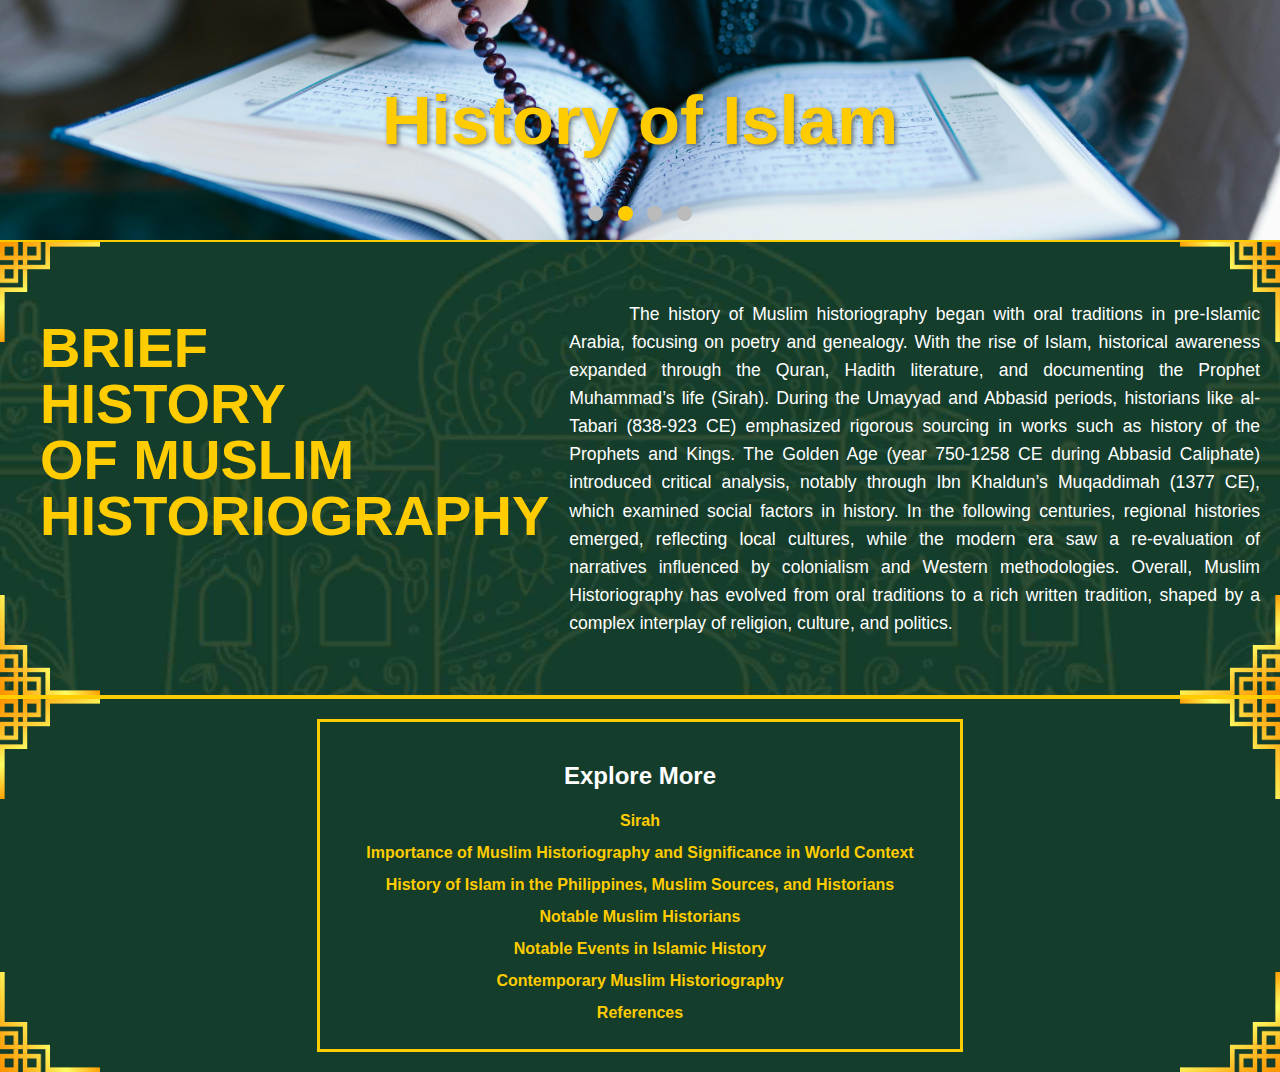
<file: index.html>
<!DOCTYPE html>
<html lang="en">
<head>
    <meta charset="UTF-8">
    <meta name="viewport" content="width=device-width, initial-scale=1.0">
    <title>History of Islam</title>
    <link rel="stylesheet" href="styles.css">
</head>
<body>
    <!-- Slideshow Section -->
    <header>
        <div class="slideshow-container">
            <!-- Slideshow images -->
            <div class="slideshow-title">History of Islam</div>
            <div class="mySlides fade" style="background-image: url('images/1884713.jpg');"></div>
            <div class="mySlides fade" style="background-image: url('images/pexels-rdne-7249191.jpg');"></div>
            <div class="mySlides fade" style="background-image: url('images/pexels-tayebmezahdia-318451.jpg');"></div>
            <div class="mySlides fade" style="background-image: url('images/Screenshot 2024-11-01 120912.png');"></div>
            <div class="dots-container">
                <span class="dot" onclick="currentSlide(1)"></span>
                <span class="dot" onclick="currentSlide(2)"></span>
                <span class="dot" onclick="currentSlide(3)"></span>
                <span class="dot" onclick="currentSlide(4)"></span>
            </div>
        </div>
    </header>

    <!-- Background Image Block for Description -->
    <section class="description-block">
        <div class="description-content">
            <div class="history-title">
                <h1>
                    <span>BRIEF</span><br>
                    <span>HISTORY</span><br>
                    <span>OF MUSLIM</span><br>
                    <span>HISTORIOGRAPHY</span>
                </h1>
            </div>
            <div class="history-content">
                <p>The history of Muslim historiography began with oral traditions in pre-Islamic Arabia, focusing on poetry and genealogy. With the rise of Islam, historical awareness expanded through the Quran, Hadith literature, and documenting the Prophet Muhammad’s life (Sirah). During the Umayyad and Abbasid periods, historians like al-Tabari (838-923 CE) emphasized rigorous sourcing in works such as history of the Prophets and Kings. The Golden Age (year 750-1258 CE during Abbasid Caliphate) introduced critical analysis, notably through Ibn Khaldun’s Muqaddimah (1377 CE), which examined social factors in history. In the following centuries, regional histories emerged, reflecting local cultures, while the modern era saw a re-evaluation of narratives influenced by colonialism and Western methodologies. Overall, Muslim Historiography has evolved from oral traditions to a rich written tradition, shaped by a complex interplay of religion, culture, and politics.</p>
            </div>
        </div>
        <div class="corner-top-left"></div>
        <div class="corner-top-right"></div>
        <div class="corner-bottom-left"></div>
        <div class="corner-bottom-right"></div>
    </section>

    <!-- Navigation to Other Pages -->
    <section class="navigation">
        <div class="navigation-wrapper">
            <h2>Explore More</h2>
            <ul>
                <li><a href="2nd.html">Sirah</a></li>
                <li><a href="3rd.html">Importance of Muslim Historiography and Significance in World Context</a></li>
                <li><a href="4th.html">History of Islam in the Philippines, Muslim Sources, and Historians</a></li>
                <li><a href="5th.html">Notable Muslim Historians</a></li>
                <li><a href="7th.html">Notable Events in Islamic History</a></li>
                <li><a href="6th.html">Contemporary Muslim Historiography</a></li>
                <li><a href="8th.html">References</a></li>
            </ul>
        </div>
        <!-- Corner designs for navigation block -->
        <div class="nav-corner-top-left"></div>
        <div class="nav-corner-top-right"></div>
        <div class="nav-corner-bottom-left"></div>
        <div class="nav-corner-bottom-right"></div>
    </section>

    <script src="script.js"></script>
</body>
</html>
</file>
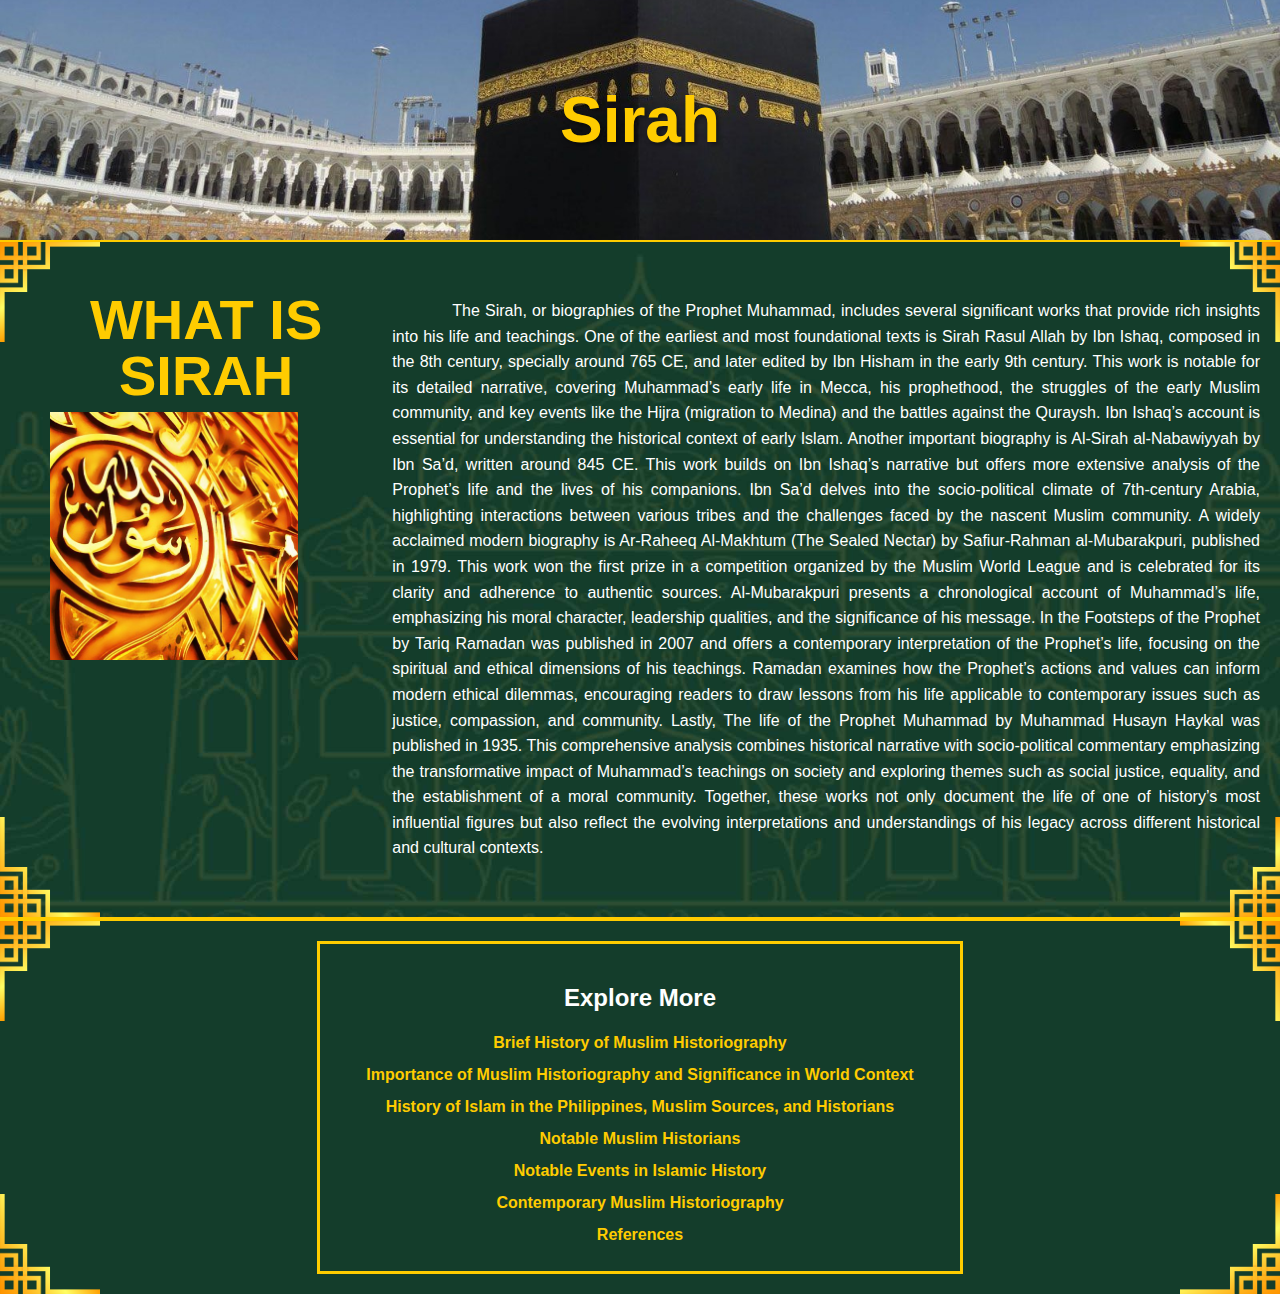
<file: 2nd.html>
<!DOCTYPE html>
<html lang="en">
<head>
    <meta charset="UTF-8">
    <meta name="viewport" content="width=device-width, initial-scale=1.0">
    <title>Sirah</title>
    <link rel="stylesheet" href="styles.css"> <!-- Link to the same CSS file -->
</head>
<body>
    <!-- Header Section -->
    <header class="sirah-header">
        <div class="header-content-sirah">
            <h1>Sirah</h1>
        </div>
    </header>

    <!-- Description Block Section -->
    <section class="description-block sirah-description">
        <div class="description-content">
            <div class="history-title-sirah">
                <h1>
                    <span>WHAT IS</span><br>
                    <span>SIRAH</span>
                </h1>
            </div>
            <div class="history-content">
                <img src="images/sirah.jpg" alt="Supporting Detail" class="supporting-image">
                <p>
                    The Sirah, or biographies of the Prophet Muhammad, includes several significant works that provide rich insights into his life and teachings. One of the earliest and most foundational texts is Sirah Rasul Allah by Ibn Ishaq, composed in the 8th century, specially around 765 CE, and later edited by Ibn Hisham in the early 9th century. This work is notable for its detailed narrative, covering Muhammad’s early life in Mecca, his prophethood, the struggles of the early Muslim community, and key events like the Hijra (migration to Medina) and the battles against the Quraysh. Ibn Ishaq’s account is essential for understanding the historical context of early Islam.
                    Another important biography is Al-Sirah al-Nabawiyyah by Ibn Sa’d, written around 845 CE. This work builds on Ibn Ishaq’s narrative but offers more extensive analysis of the Prophet’s life and the lives of his companions. Ibn Sa’d delves into the socio-political climate of 7th-century Arabia, highlighting interactions between various tribes and the challenges faced by the nascent Muslim community.
                    A widely acclaimed modern biography is Ar-Raheeq Al-Makhtum (The Sealed Nectar) by Safiur-Rahman al-Mubarakpuri, published in 1979. This work won the first prize in a competition organized by the Muslim World League and is celebrated for its clarity and adherence to authentic sources. Al-Mubarakpuri presents a chronological account of Muhammad’s life, emphasizing his moral character, leadership qualities, and the significance of his message.
                    In the Footsteps of the Prophet by Tariq Ramadan was published in 2007 and offers a contemporary interpretation of the Prophet’s life, focusing on the spiritual and ethical dimensions of his teachings. Ramadan examines how the Prophet’s actions and values can inform modern ethical dilemmas, encouraging readers to draw lessons from his life applicable to contemporary issues such as justice, compassion, and community.
                    Lastly, The life of the Prophet Muhammad by Muhammad Husayn Haykal was published in 1935. This comprehensive analysis combines historical narrative with socio-political commentary emphasizing the transformative impact of Muhammad’s teachings on society and exploring themes such as social justice, equality, and the establishment of a moral community.
                    Together, these works not only document the life of one of history’s most influential figures but also reflect the evolving interpretations and understandings of his legacy across different historical and cultural contexts.
                </p>
                <!-- Added Supporting Image -->
            </div>
        </div>
        <!-- Corner designs for description block -->
        <div class="corner-top-left"></div>
        <div class="corner-top-right"></div>
        <div class="corner-bottom-left"></div>
        <div class="corner-bottom-right"></div>
    </section>

    <!-- Navigation Block Section -->
    <section class="navigation">
        <div class="navigation-wrapper">
            <h2>Explore More</h2>
            <ul>
                <li><a href="index.html">Brief History of Muslim Historiography</a></li>
                <li><a href="3rd.html">Importance of Muslim Historiography and Significance in World Context</a></li>
                <li><a href="4th.html">History of Islam in the Philippines, Muslim Sources, and Historians</a></li>
                <li><a href="5th.html">Notable Muslim Historians</a></li>
                <li><a href="7th.html">Notable Events in Islamic History</a></li>
                <li><a href="6th.html">Contemporary Muslim Historiography</a></li>
                <li><a href="8th.html">References</a></li>
            </ul>
        </div>
        <!-- Corner designs for navigation block -->
        <div class="nav-corner-top-left"></div>
        <div class="nav-corner-top-right"></div>
        <div class="nav-corner-bottom-left"></div>
        <div class="nav-corner-bottom-right"></div>
    </section>
</body>
</html>
</file>
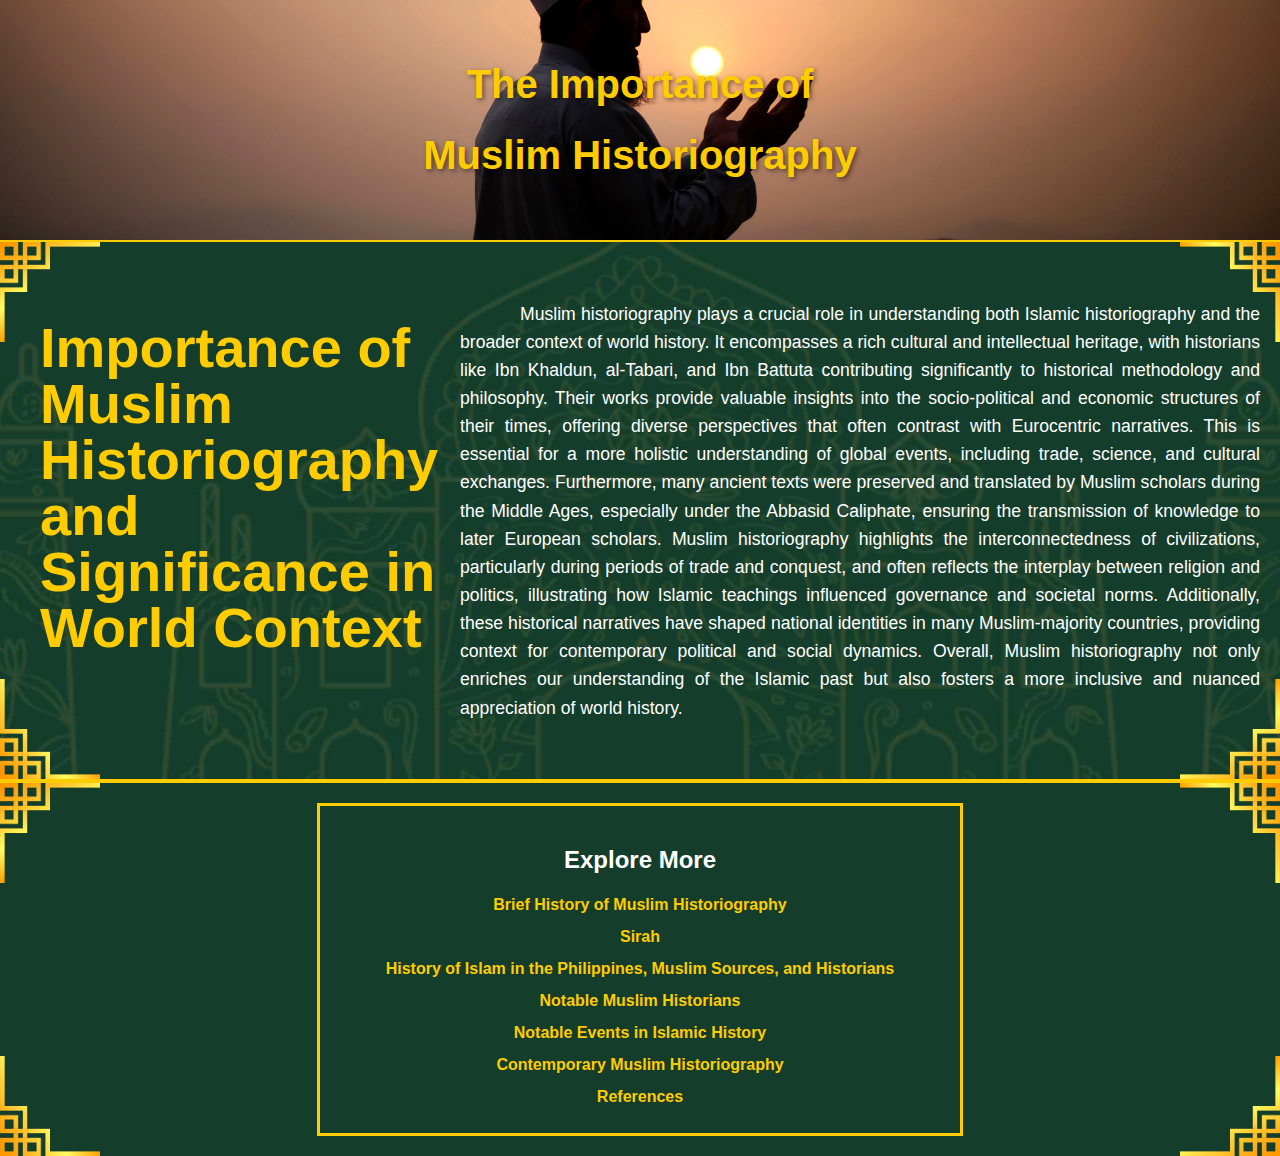
<file: 3rd.html>
<!DOCTYPE html>
<html lang="en">
<head>
    <meta charset="UTF-8">
    <meta name="viewport" content="width=device-width, initial-scale=1.0">
    <title>Importance of Muslim Historiography and Significance in World Context</title>
    <link rel="stylesheet" href="styles.css"> <!-- Link to the same CSS file -->
</head>
<body>
    <!-- Header Section -->
    <header class="third-header">
        <div class="header-content-third">
            <h1>The Importance of</h1>
            <h1>Muslim Historiography</h1>
        </div>
    </header>

    <!-- Description Block Section -->
    <div class="third-description description-block">
        <div class="description-content">
            <div class="history-title">
                <h1>Importance of Muslim Historiography and Significance in World Context</h1>
            </div>
            <div class="history-content">
                <p>Muslim historiography plays a crucial role in understanding both Islamic historiography and the broader context of world history. It encompasses a rich cultural and intellectual heritage, with historians like Ibn Khaldun, al-Tabari, and Ibn Battuta contributing significantly to historical methodology and philosophy. Their works provide valuable insights into the socio-political and economic structures of their times, offering diverse perspectives that often contrast with Eurocentric narratives. This is essential for a more holistic understanding of global events, including trade, science, and cultural exchanges. Furthermore, many ancient texts were preserved and translated by Muslim scholars during the Middle Ages, especially under the Abbasid Caliphate, ensuring the transmission of knowledge to later European scholars. Muslim historiography highlights the interconnectedness of civilizations, particularly during periods of trade and conquest, and often reflects the interplay between religion and politics, illustrating how Islamic teachings influenced governance and societal norms. Additionally, these historical narratives have shaped national identities in many Muslim-majority countries, providing context for contemporary political and social dynamics. Overall, Muslim historiography not only enriches our understanding of the Islamic past but also fosters a more inclusive and nuanced appreciation of world history.</p>
            </div>
        </div>

        <!-- Corner designs for description block -->
        <div class="corner-top-left"></div>
        <div class="corner-top-right"></div>
        <div class="corner-bottom-left"></div>
        <div class="corner-bottom-right"></div>
    </div>

    <!-- Navigation Block Section -->
    <section class="navigation">
        <div class="navigation-wrapper">
            <h2>Explore More</h2>
            <ul>
                <li><a href="index.html">Brief History of Muslim Historiography</a></li>
                <li><a href="2nd.html">Sirah</a></li>
                <li><a href="4th.html">History of Islam in the Philippines, Muslim Sources, and Historians</a></li>
                <li><a href="5th.html">Notable Muslim Historians</a></li>
                <li><a href="7th.html">Notable Events in Islamic History</a></li>
                <li><a href="6th.html">Contemporary Muslim Historiography</a></li>
                <li><a href="8th.html">References</a></li>
            </ul>
        </div>
        <!-- Corner designs for navigation block -->
        <div class="nav-corner-top-left"></div>
        <div class="nav-corner-top-right"></div>
        <div class="nav-corner-bottom-left"></div>
        <div class="nav-corner-bottom-right"></div>
    </section>
</body>
</html>
</file>
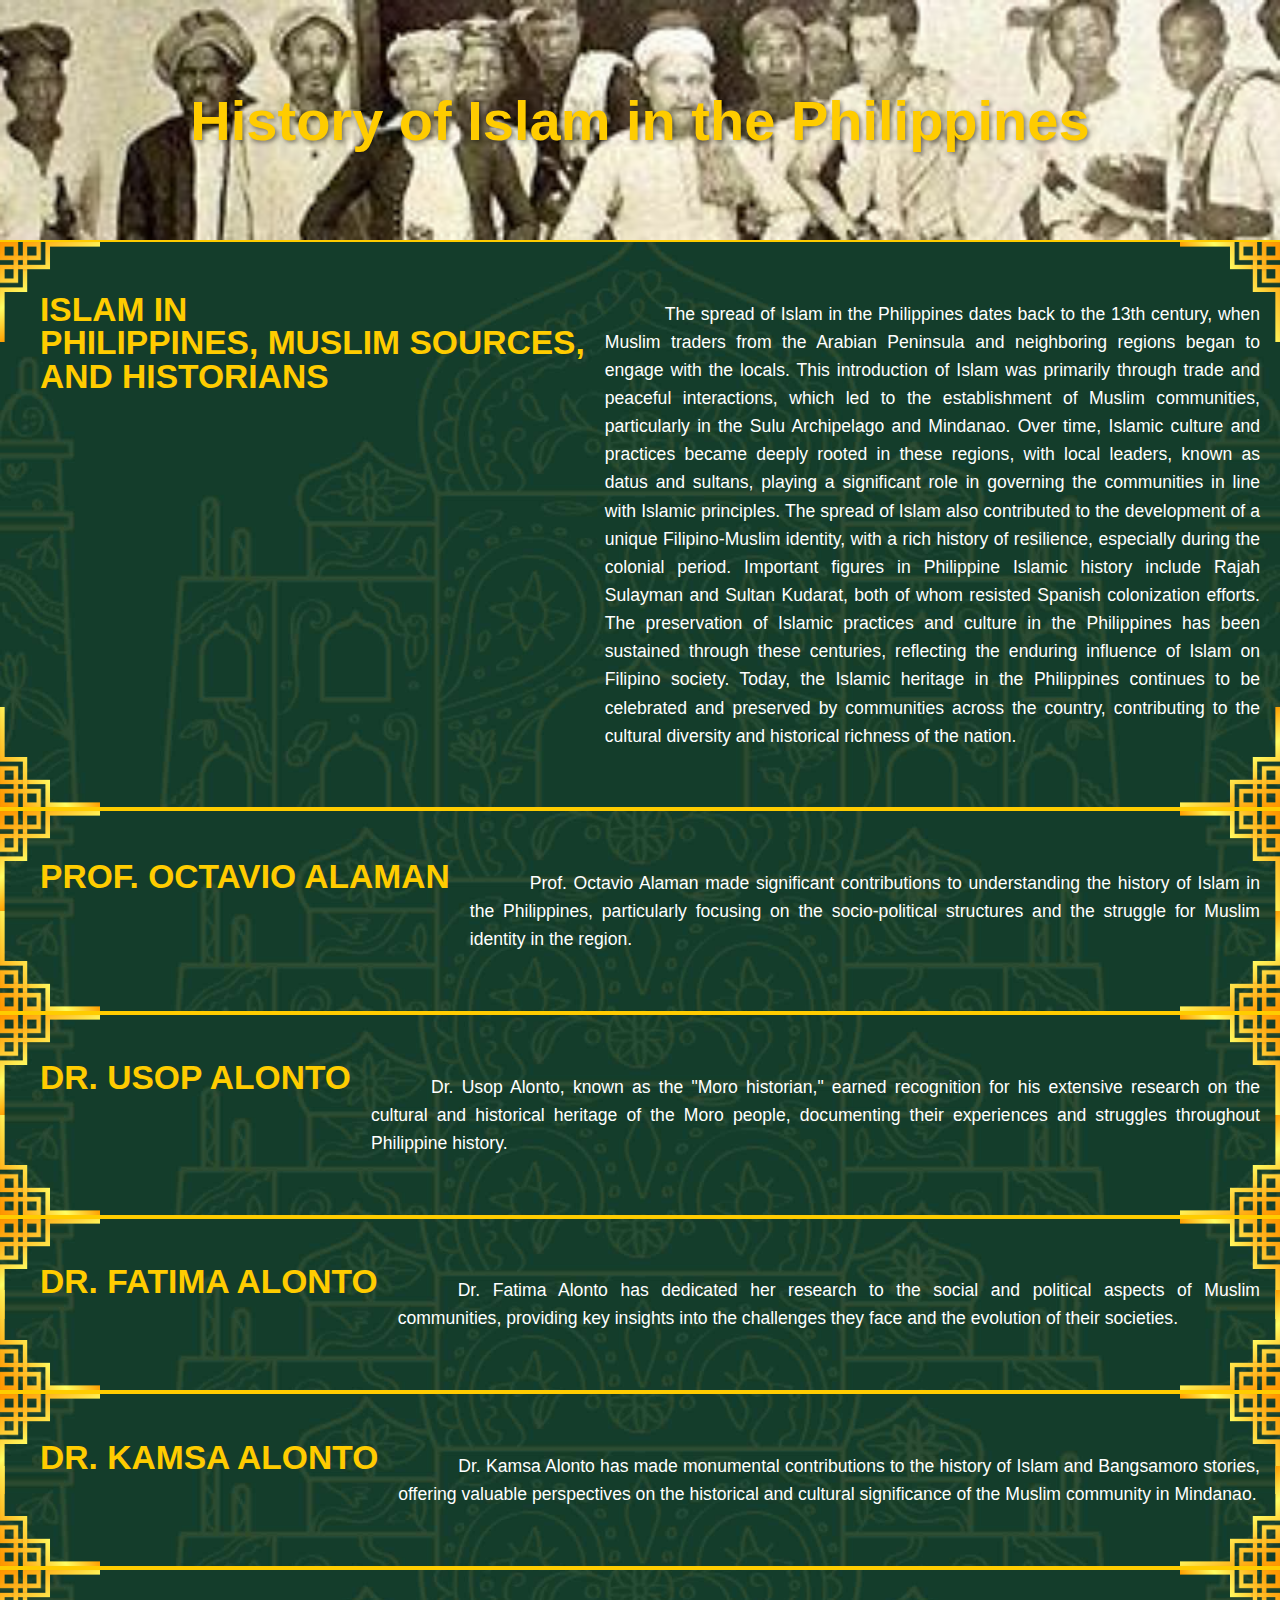
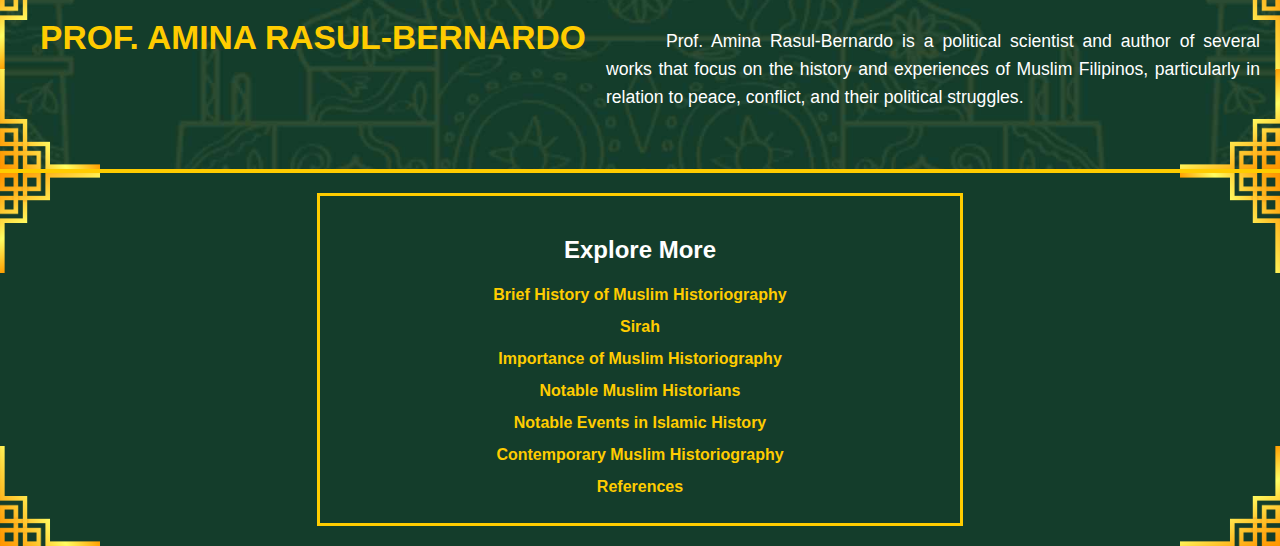
<file: 4th.html>
<!DOCTYPE html>
<html lang="en">
<head>
    <meta charset="UTF-8">
    <meta name="viewport" content="width=device-width, initial-scale=1.0">
    <title>History of Islam in the Philippines, Muslim Sources, and Historians</title>
    <link rel="stylesheet" href="styles.css"> <!-- Link to the same CSS file -->
</head>
<body>
    <!-- Header Section -->
    <header class="philippines-header">
        <div class="header-content-philippines">
            <h1>History of Islam in the Philippines</h1>
        </div>
    </header>

    <!-- Description Block Section -->
    <section class="description-block philippines-description">
        <div class="description-content">
            <div class="history-title-philippines">
                <h1>
                    <span>ISLAM IN</span><br>
                    <span>PHILIPPINES, MUSLIM SOURCES,<br>
                    <span>AND HISTORIANS</span>
                </h1>
            </div>
            <div class="history-content">

                <p>
                    The spread of Islam in the Philippines dates back to the 13th century, when Muslim traders from the Arabian Peninsula and neighboring regions began to engage with the locals. This introduction of Islam was primarily through trade and peaceful interactions, which led to the establishment of Muslim communities, particularly in the Sulu Archipelago and Mindanao.
                    Over time, Islamic culture and practices became deeply rooted in these regions, with local leaders, known as datus and sultans, playing a significant role in governing the communities in line with Islamic principles. The spread of Islam also contributed to the development of a unique Filipino-Muslim identity, with a rich history of resilience, especially during the colonial period.
                    Important figures in Philippine Islamic history include Rajah Sulayman and Sultan Kudarat, both of whom resisted Spanish colonization efforts. The preservation of Islamic practices and culture in the Philippines has been sustained through these centuries, reflecting the enduring influence of Islam on Filipino society.
                    Today, the Islamic heritage in the Philippines continues to be celebrated and preserved by communities across the country, contributing to the cultural diversity and historical richness of the nation.
                </p>
            </div>
        </div>
        <!-- Corner designs for description block -->
        <div class="corner-top-left-philippines"></div>
        <div class="corner-top-right-philippines"></div>
        <div class="corner-bottom-left-philippines"></div>
        <div class="corner-bottom-right-philippines"></div>
    </section>
    <section class="description-block philippines-description">
        <div class="description-content">
            <div class="history-title-philippines">
                <h1>
                    <span>PROF. OCTAVIO ALAMAN</span>
                </h1>
            </div>
            <div class="history-content">

                <p>
                    Prof. Octavio Alaman made significant contributions to understanding the history of Islam in the Philippines, particularly focusing on the socio-political structures and the struggle for Muslim identity in the region.
                </p>
            </div>
        </div>
        <!-- Corner designs for description block -->
        <div class="corner-top-left-philippines"></div>
        <div class="corner-top-right-philippines"></div>
        <div class="corner-bottom-left-philippines"></div>
        <div class="corner-bottom-right-philippines"></div>
    </section>
    <section class="description-block philippines-description">
        <div class="description-content">
            <div class="history-title-philippines">
                <h1>
                    <span>DR. USOP ALONTO</span>
                </h1>
            </div>
            <div class="history-content">

                <p>
                    Dr. Usop Alonto, known as the "Moro historian," earned recognition for his extensive research on the cultural and historical heritage of the Moro people, documenting their experiences and struggles throughout Philippine history.
                </p>
            </div>
        </div>
        <!-- Corner designs for description block -->
        <div class="corner-top-left-philippines"></div>
        <div class="corner-top-right-philippines"></div>
        <div class="corner-bottom-left-philippines"></div>
        <div class="corner-bottom-right-philippines"></div>
    </section>
    <section class="description-block philippines-description">
        <div class="description-content">
            <div class="history-title-philippines">
                <h1>
                    <span>DR. FATIMA ALONTO</span>
                </h1>
            </div>
            <div class="history-content">

                <p>
                    Dr. Fatima Alonto has dedicated her research to the social and political aspects of Muslim communities, providing key insights into the challenges they face and the evolution of their societies.
                </p>
            </div>
        </div>
        <!-- Corner designs for description block -->
        <div class="corner-top-left-philippines"></div>
        <div class="corner-top-right-philippines"></div>
        <div class="corner-bottom-left-philippines"></div>
        <div class="corner-bottom-right-philippines"></div>
    </section>
    <section class="description-block philippines-description">
        <div class="description-content">
            <div class="history-title-philippines">
                <h1>
                    <span>DR. KAMSA ALONTO</span>
                </h1>
            </div>
            <div class="history-content">

                <p>
                    Dr. Kamsa Alonto has made monumental contributions to the history of Islam and Bangsamoro stories, offering valuable perspectives on the historical and cultural significance of the Muslim community in Mindanao.
                </p>
            </div>
        </div>
        <!-- Corner designs for description block -->
        <div class="corner-top-left-philippines"></div>
        <div class="corner-top-right-philippines"></div>
        <div class="corner-bottom-left-philippines"></div>
        <div class="corner-bottom-right-philippines"></div>
    </section>
    <section class="description-block philippines-description">
        <div class="description-content">
            <div class="history-title-philippines">
                <h1>
                    <span>PROF. AMINA RASUL-BERNARDO</span>
                </h1>
            </div>
            <div class="history-content">

                <p>
                    Prof. Amina Rasul-Bernardo is a political scientist and author of several works that focus on the history and experiences of Muslim Filipinos, particularly in relation to peace, conflict, and their political struggles.
                </p>
            </div>
        </div>
        <!-- Corner designs for description block -->
        <div class="corner-top-left-philippines"></div>
        <div class="corner-top-right-philippines"></div>
        <div class="corner-bottom-left-philippines"></div>
        <div class="corner-bottom-right-philippines"></div>
    </section>

    <!-- Navigation Block Section -->
    <section class="navigation">
        <div class="navigation-wrapper">
            <h2>Explore More</h2>
            <ul>
                <li><a href="index.html">Brief History of Muslim Historiography</a></li>
                <li><a href="2nd.html">Sirah</a></li>
                <li><a href="3rd.html">Importance of Muslim Historiography</a></li>
                <li><a href="5th.html">Notable Muslim Historians</a></li>
                <li><a href="7th.html">Notable Events in Islamic History</a></li>
                <li><a href="6th.html">Contemporary Muslim Historiography</a></li>
                <li><a href="8th.html">References</a></li>
            </ul>
        </div>
        <!-- Corner designs for navigation block -->
        <div class="nav-corner-top-left"></div>
        <div class="nav-corner-top-right"></div>
        <div class="nav-corner-bottom-left"></div>
        <div class="nav-corner-bottom-right"></div>
    </section>
</body>
</html>
</file>
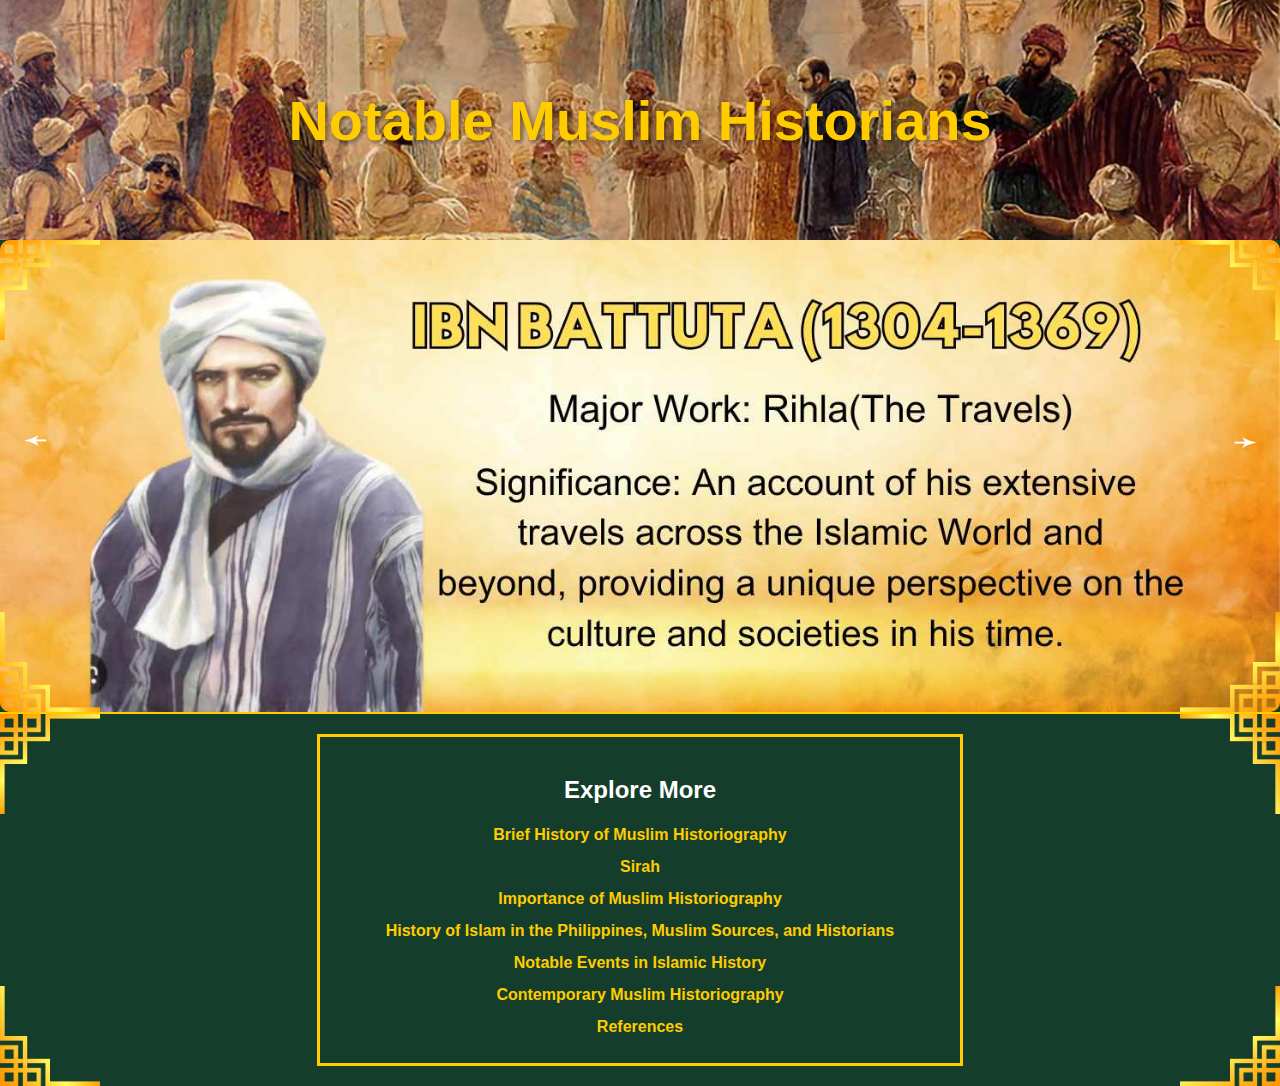
<file: 5th.html>
<!DOCTYPE html>
<html lang="en">
<head>
    <meta charset="UTF-8">
    <meta name="viewport" content="width=device-width, initial-scale=1.0">
    <title>Notable Muslim Historians</title>
    <link rel="stylesheet" href="styles.css">
</head>
<body>

    <!-- Header Section -->
    <header class="notable-header">
        <div class="header-content-notable">
            <h1>Notable Muslim Historians</h1>
        </div>
    </header>

    <!-- Notable Muslim Historians Block -->
    <div class="description-block-notable historians-block">
        <div class="entry-container">
            <div class="entry active">
                <img src="images/Ibn.jpg" alt="Image of Ibn Khaldun" class="entry-image">
            </div>
            <div class="entry">
                <img src="images/2.jpg" alt="Image of Al-Tabari" class="entry-image">
            </div>
            <div class="entry">
                <img src="images/3.jpg" alt="Image of Ibn Battuta" class="entry-image">
            </div>
            <div class="entry">
                <img src="images/4.jpg" alt="Image of Ibn Battuta" class="entry-image">
            </div>
            <div class="entry">
                <img src="images/5.jpg" alt="Image of Ibn Battuta" class="entry-image">
            </div>
            <div class="entry">
                <img src="images/6.jpg" alt="Image of Ibn Battuta" class="entry-image">
            </div>
            <div class="entry">
                <img src="images/7.jpg" alt="Image of Ibn Battuta" class="entry-image">
            </div>
            <div class="entry">
                <img src="images/8.jpg" alt="Image of Ibn Battuta" class="entry-image">
            </div>
            <div class="entry">
                <img src="images/9.jpg" alt="Image of Ibn Battuta" class="entry-image">
            </div>
            <div class="entry">
                <img src="images/10.jpg" alt="Image of Ibn Battuta" class="entry-image">
            </div>
        </div>

        <!-- Previous button -->
        <button class="prev-button" onclick="showPrevEntry('historians')">
            ➛
        </button>

        <!-- Next button -->
        <button class="next-button" onclick="showNextEntry('historians')">
            ➛
        </button>

        <!-- Corner designs for the historians block -->
        <div class="corner-top-left"></div>
        <div class="corner-top-right"></div>
        <div class="corner-bottom-left"></div>
        <div class="corner-bottom-right"></div>
    </div>

    <!-- Navigation Section -->
    <section class="navigation">
        <div class="navigation-wrapper">
            <h2>Explore More</h2>
            <ul>
                <li><a href="index.html">Brief History of Muslim Historiography</a></li>
                <li><a href="2nd.html">Sirah</a></li>
                <li><a href="3rd.html">Importance of Muslim Historiography</a></li>
                <li><a href="4th.html">History of Islam in the Philippines, Muslim Sources, and Historians</a></li>
                <li><a href="7th.html">Notable Events in Islamic History</a></li>
                <li><a href="6th.html">Contemporary Muslim Historiography</a></li>
                <li><a href="8th.html">References</a></li>
            </ul>
        </div>

        <!-- Corner designs for navigation block -->
        <div class="nav-corner-top-left"></div>
        <div class="nav-corner-top-right"></div>
        <div class="nav-corner-bottom-left"></div>
        <div class="nav-corner-bottom-right"></div>
    </section>

    <!-- Link to JavaScript -->
    <script src="script.js"></script>
</body>
</html>
</file>
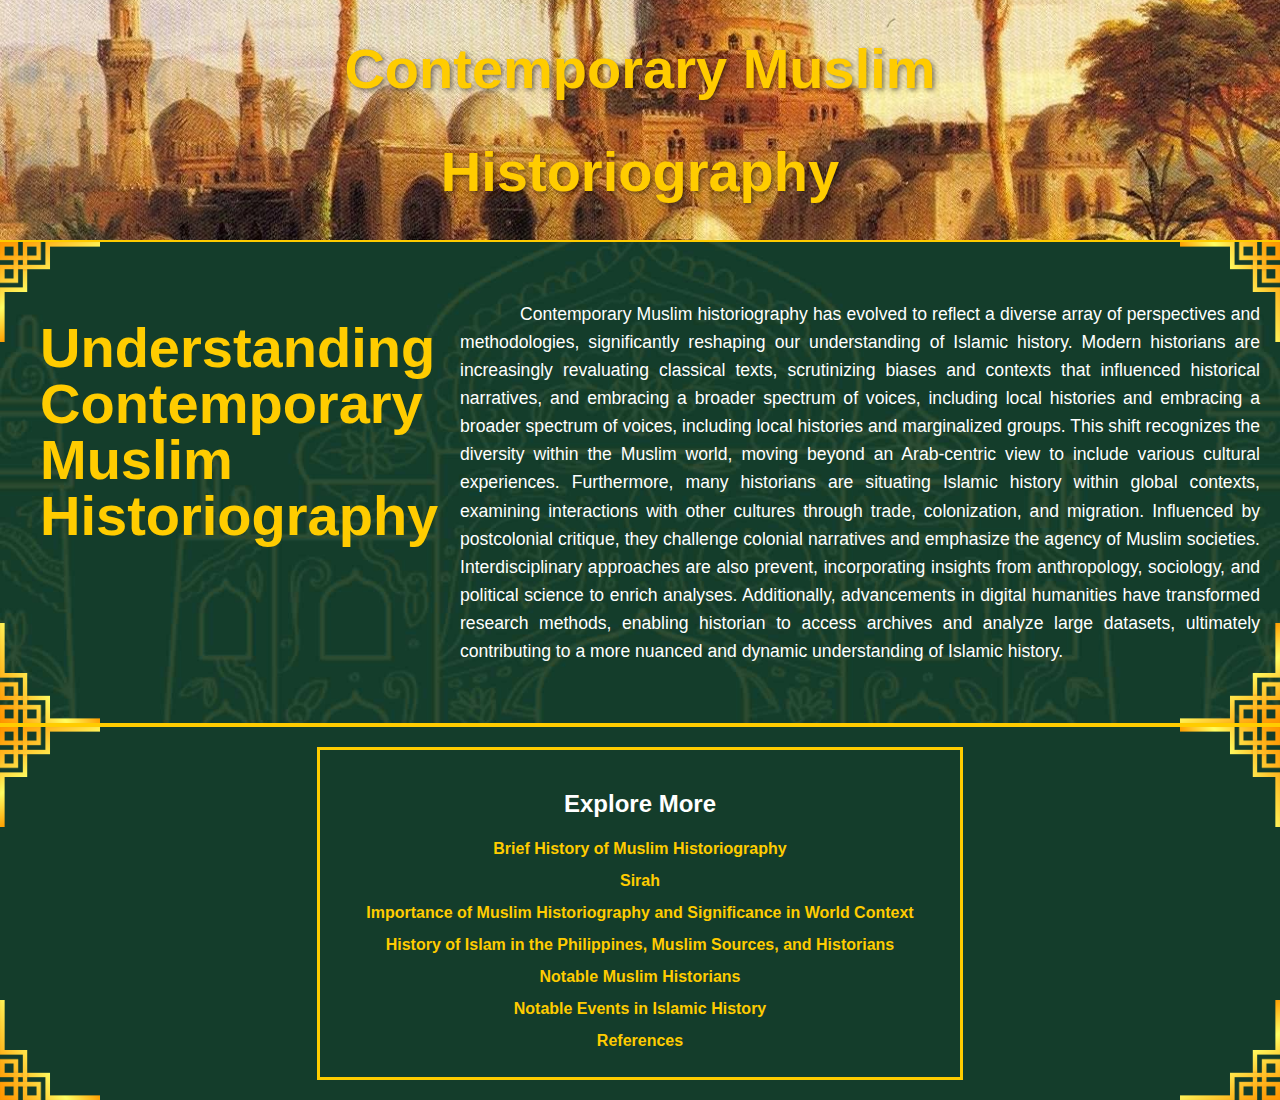
<file: 6th.html>
<!DOCTYPE html>
<html lang="en">
<head>
    <meta charset="UTF-8">
    <meta name="viewport" content="width=device-width, initial-scale=1.0">
    <title>Contemporary Muslim Historiography</title>
    <link rel="stylesheet" href="styles.css"> <!-- Link to the existing CSS file -->
</head>
<body>
    <!-- Header Section -->
    <header class="contemporary-header">
        <div class="header-content-contemporary">
            <h1>Contemporary Muslim</h1>
            <h1>Historiography</h1>
        </div>
    </header>

    <!-- Description Block Section -->
    <div class="contemporary-description description-block">
        <div class="description-content">
            <div class="history-title">
                <h1>Understanding Contemporary Muslim Historiography</h1>
            </div>
            <div class="history-content">
                <p>Contemporary Muslim historiography has evolved to reflect a diverse array of perspectives and methodologies, significantly reshaping our understanding of Islamic history. Modern historians are increasingly revaluating classical texts, scrutinizing biases and contexts that influenced historical narratives, and embracing a broader spectrum of voices, including local histories and embracing a broader spectrum of voices, including local histories and marginalized groups. This shift recognizes the diversity within the Muslim world, moving beyond an Arab-centric view to include various cultural experiences. Furthermore, many historians are situating Islamic history within global contexts, examining interactions with other cultures through trade, colonization, and migration. Influenced by postcolonial critique, they challenge colonial narratives and emphasize the agency of Muslim societies. Interdisciplinary approaches are also prevent, incorporating insights from anthropology, sociology, and political science to enrich analyses. Additionally, advancements in digital humanities have transformed research methods, enabling historian to access archives and analyze large datasets, ultimately contributing to a more nuanced and dynamic understanding of Islamic history.</p>
            </div>
        </div>

        <!-- Corner designs for description block -->
        <div class="corner-top-left"></div>
        <div class="corner-top-right"></div>
        <div class="corner-bottom-left"></div>
        <div class="corner-bottom-right"></div>
    </div>

    <!-- Navigation Block Section -->
    <section class="navigation">
        <div class="navigation-wrapper">
            <h2>Explore More</h2>
            <ul>
                <li><a href="index.html">Brief History of Muslim Historiography</a></li>
                <li><a href="2nd.html">Sirah</a></li>
                <li><a href="3rd.html">Importance of Muslim Historiography and Significance in World Context</a></li>
                <li><a href="4th.html">History of Islam in the Philippines, Muslim Sources, and Historians</a></li>
                <li><a href="5th.html">Notable Muslim Historians</a></li>
                <li><a href="7th.html">Notable Events in Islamic History</a></li>
                <li><a href="8th.html">References</a></li>
                
            </ul>
        </div>
        <!-- Corner designs for navigation block -->
        <div class="nav-corner-top-left"></div>
        <div class="nav-corner-top-right"></div>
        <div class="nav-corner-bottom-left"></div>
        <div class="nav-corner-bottom-right"></div>
    </section>
</body>
</html>
</file>
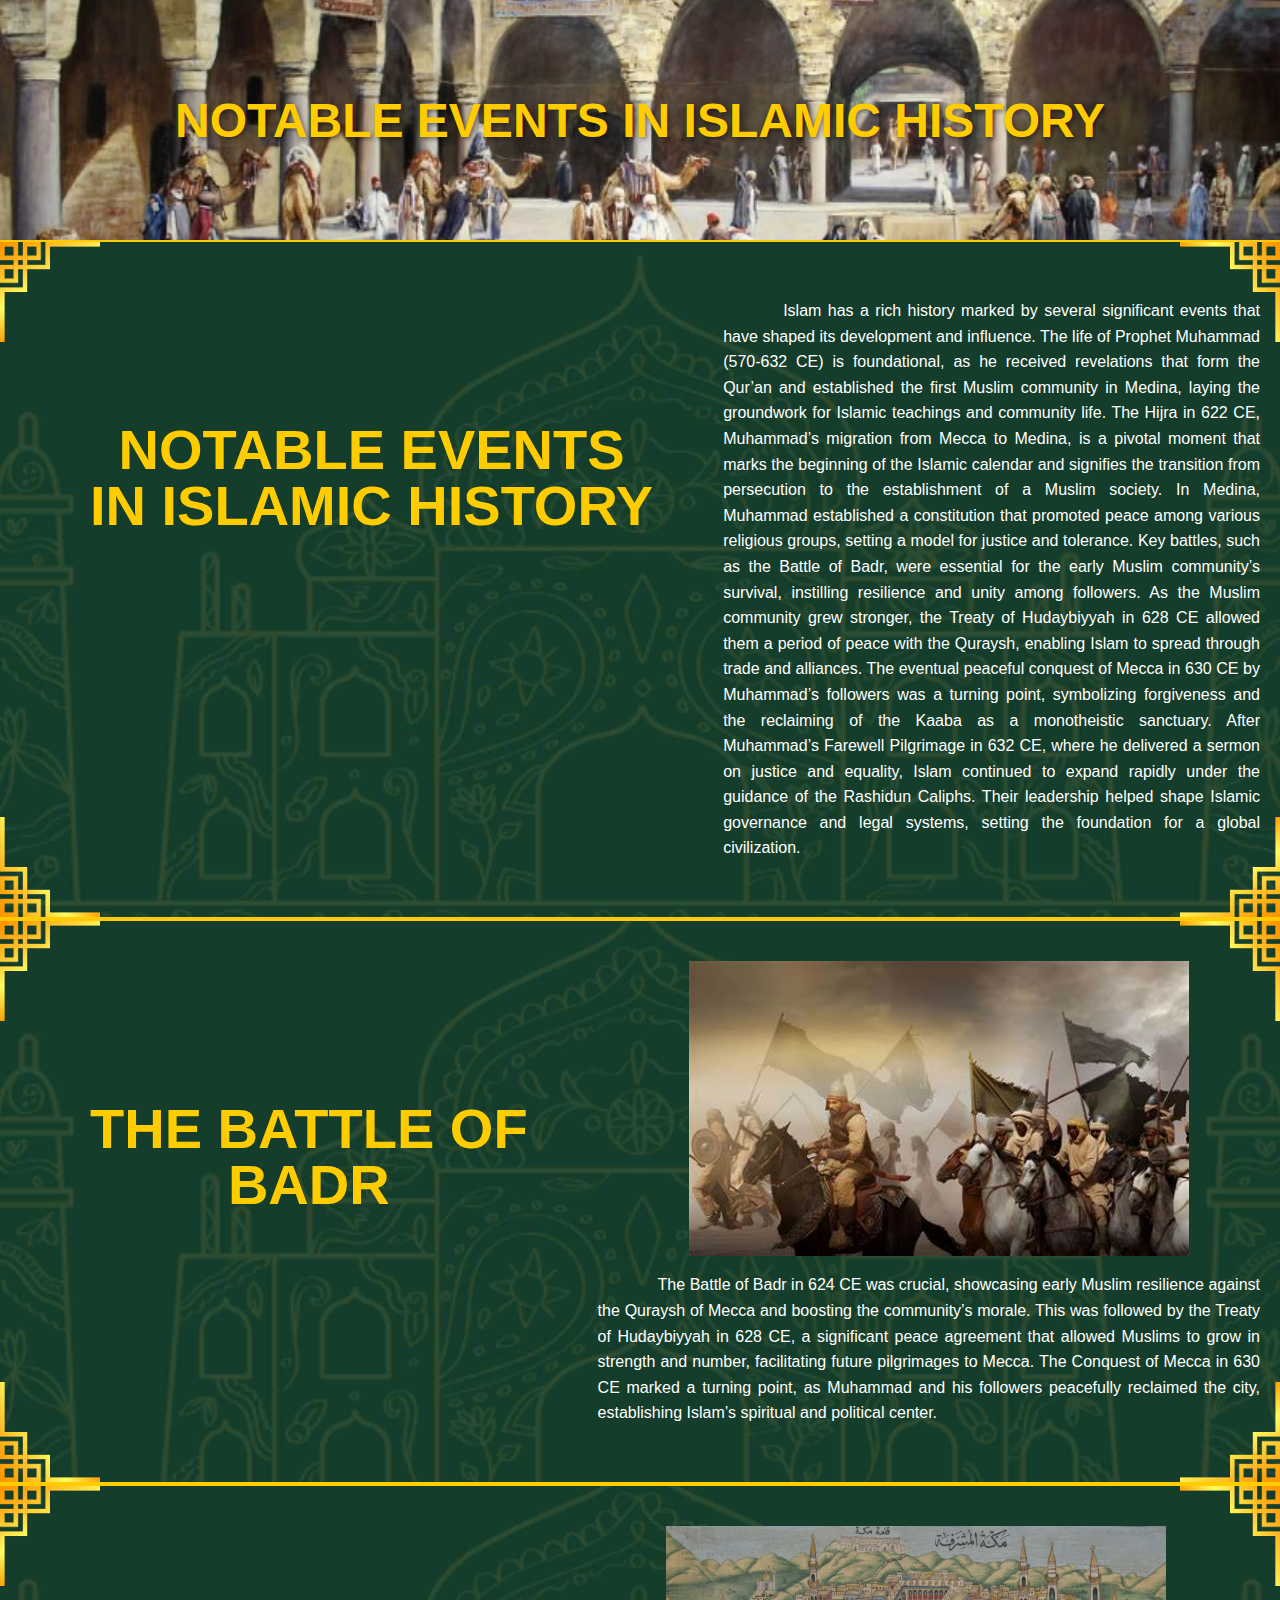
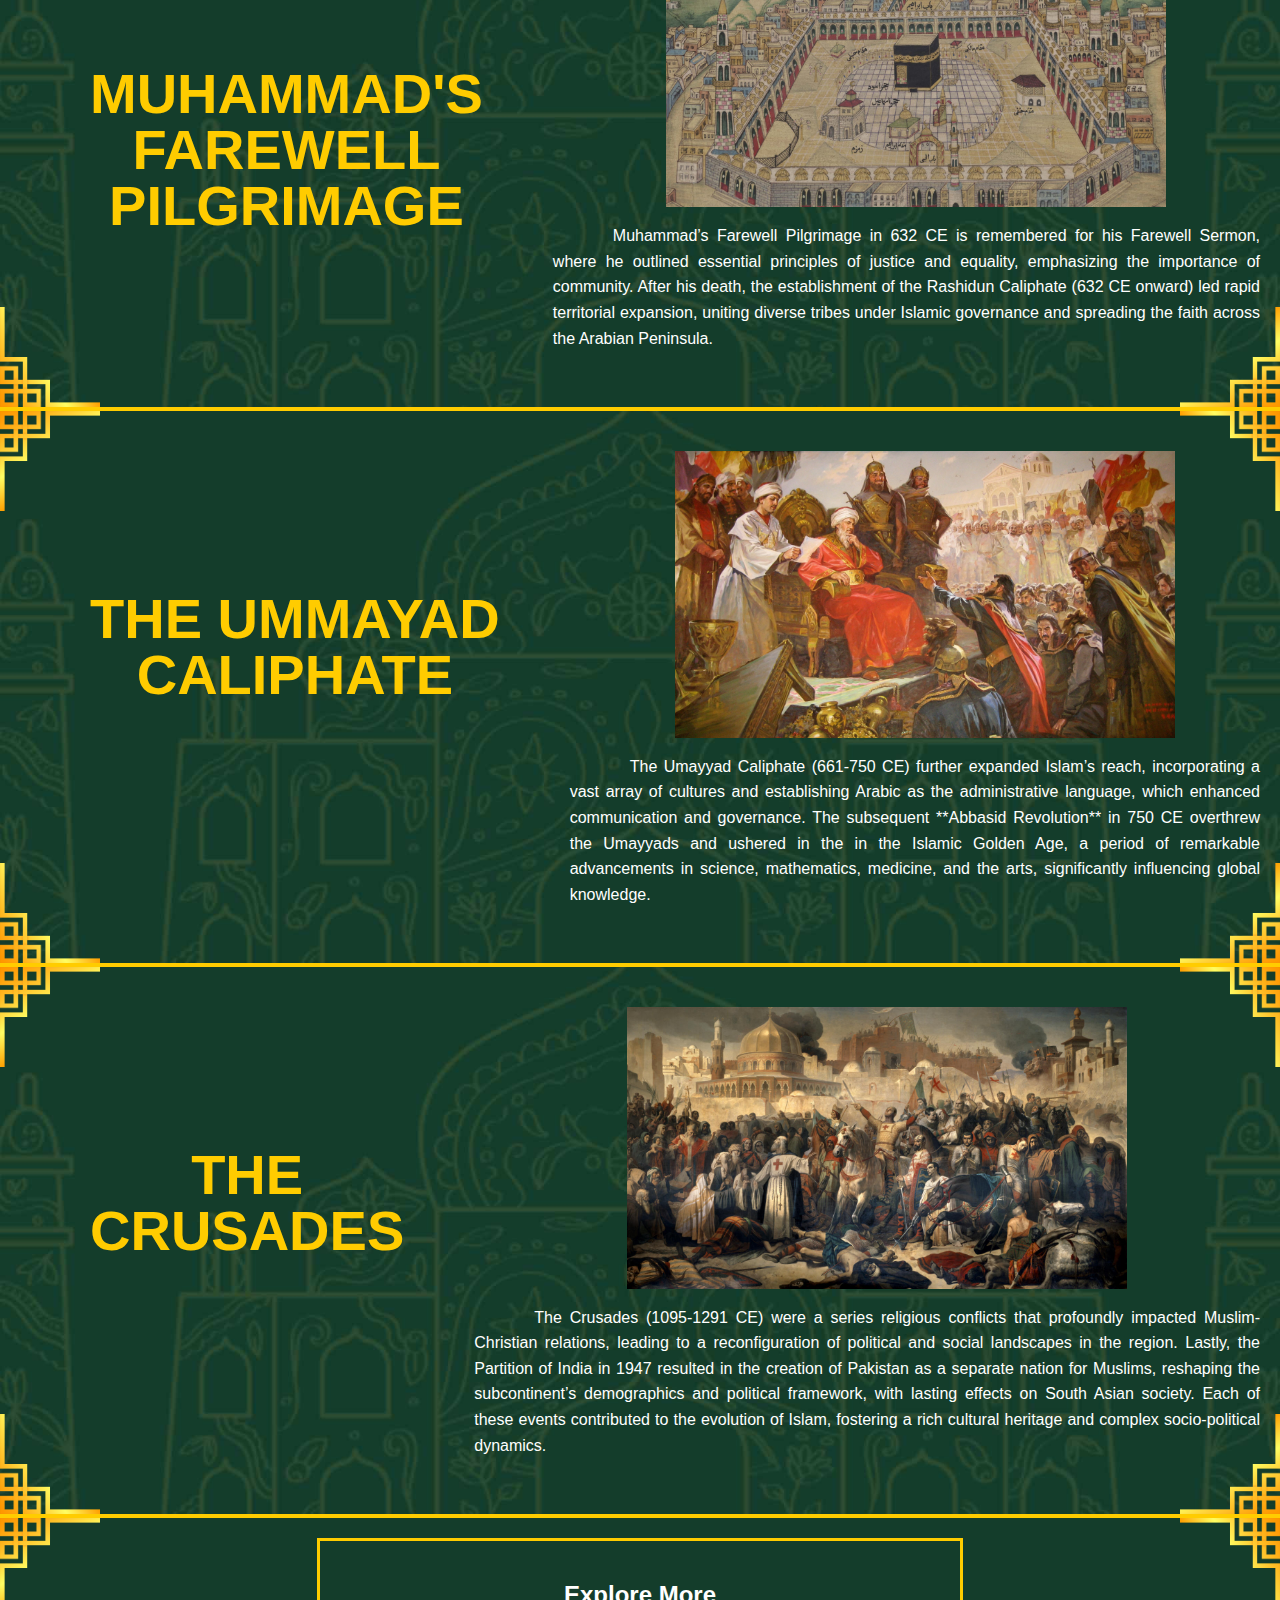
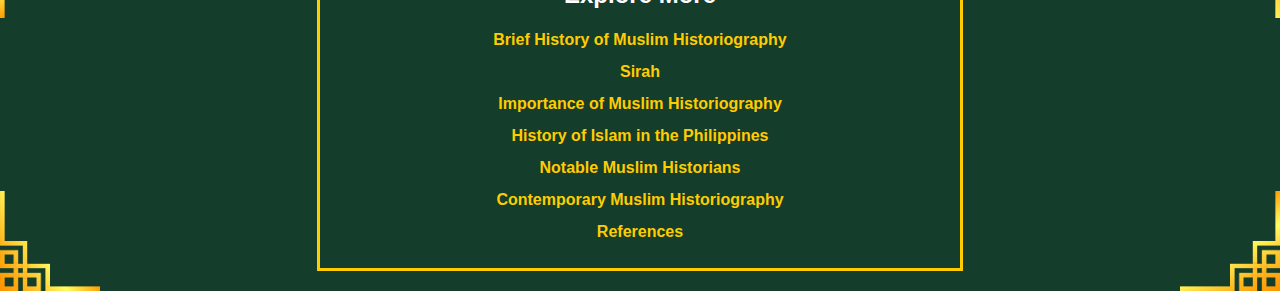
<file: 7th.html>
<!DOCTYPE html>
<html lang="en">
<head>
    <meta charset="UTF-8">
    <meta name="viewport" content="width=device-width, initial-scale=1.0">
    <title>Sirah</title>
    <link rel="stylesheet" href="styles.css">
</head>
<body>
    <!-- Header Section -->
    <header class="events-header">
        <div class="header-content-events">
            <h1>NOTABLE EVENTS IN ISLAMIC HISTORY</h1>
        </div>
    </header>

    <!-- First Description Block -->
    <section class="description-block events-description">
        <div class="description-content">
            <div class="history-title-events">
                <h1><span>NOTABLE EVENTS</span><br><span>IN ISLAMIC HISTORY</span></h1>
            </div>
            <div class="history-content">
                <p>
                Islam has a rich history marked by several significant events that have shaped its development and influence. The life of Prophet Muhammad (570-632 CE) is foundational, as he received revelations that form the Qur’an and established the first Muslim community in Medina, laying the groundwork for Islamic teachings and community life. The Hijra in 622 CE, Muhammad’s migration from Mecca to Medina, is a pivotal moment that marks the beginning of the Islamic calendar and signifies the transition from persecution to the establishment of a Muslim society. In Medina, Muhammad established a constitution that promoted peace among various religious groups, setting a model for justice and tolerance. Key battles, such as the Battle of Badr, were essential for the early Muslim community’s survival, instilling resilience and unity among followers. As the Muslim community grew stronger, the Treaty of Hudaybiyyah in 628 CE allowed them a period of peace with the Quraysh, enabling Islam to spread through trade and alliances. The eventual peaceful conquest of Mecca in 630 CE by Muhammad’s followers was a turning point, symbolizing forgiveness and the reclaiming of the Kaaba as a monotheistic sanctuary. After Muhammad’s Farewell Pilgrimage in 632 CE, where he delivered a sermon on justice and equality, Islam continued to expand rapidly under the guidance of the Rashidun Caliphs. Their leadership helped shape Islamic governance and legal systems, setting the foundation for a global civilization.
                </p>
            </div>
        </div>
        <div class="corner-top-left"></div>
        <div class="corner-top-right"></div>
        <div class="corner-bottom-left"></div>
        <div class="corner-bottom-right"></div>
    </section>

    <!-- Additional Description Block 1 -->
    <section class="description-block events-description">
        <div class="description-content">
            <div class="history-title-events">
                <h1><span>THE BATTLE OF</span><br><span>BADR</span></h1>
            </div>
            <div class="history-content">
                <img src="images/badr.jpg" alt="Battle of Badr" class="supporting-image-events">
                <p>
                    The Battle of Badr in 624 CE was crucial, showcasing early Muslim resilience against the Quraysh of Mecca and boosting the community’s morale. This was followed by the Treaty of Hudaybiyyah in 628 CE, a significant peace agreement that allowed Muslims to grow in strength and number, facilitating future pilgrimages to Mecca. The Conquest of Mecca in 630 CE marked a turning point, as Muhammad and his followers peacefully reclaimed the city, establishing Islam’s spiritual and political center.
                </p>
            </div>
        </div>
        <div class="corner-top-left"></div>
        <div class="corner-top-right"></div>
        <div class="corner-bottom-left"></div>
        <div class="corner-bottom-right"></div>
    </section>

    <!-- Additional Description Block 2 -->
    <section class="description-block events-description">
        <div class="description-content">
            <div class="history-title-events">
                <h1><span>MUHAMMAD'S</span><br><span>FAREWELL</span><br><span>PILGRIMAGE</span></span></h1>
            </div>
            <div class="history-content">
                <img src="images/pilrgim.jpg" alt="Treaty of Hudaybiyyah" class="supporting-image-events">
                <p>
                    Muhammad’s Farewell Pilgrimage in 632 CE is remembered for his Farewell Sermon, where he outlined essential principles of justice and equality, emphasizing the importance of community. After  his death, the establishment of the Rashidun Caliphate (632 CE onward) led rapid territorial expansion, uniting diverse tribes under Islamic governance and spreading the faith across the Arabian Peninsula.
                </p>
            </div>
        </div>
        <div class="corner-top-left"></div>
        <div class="corner-top-right"></div>
        <div class="corner-bottom-left"></div>
        <div class="corner-bottom-right"></div>
    </section>

    <!-- Additional Description Block 3 -->
    <section class="description-block events-description">
        <div class="description-content">
            <div class="history-title-events">
                <h1><span>THE UMMAYAD</span><br><span>CALIPHATE</span></h1>
            </div>
            <div class="history-content">
                <img src="images/ummayad.jpg" alt="Conquest of Mecca" class="supporting-image-events">
                <p>
                    The Umayyad Caliphate (661-750 CE) further expanded Islam’s reach, incorporating a vast array of cultures and establishing Arabic as the administrative language, which enhanced communication and governance. The subsequent **Abbasid Revolution** in 750 CE overthrew the Umayyads and ushered in the in the Islamic Golden Age, a period of remarkable advancements in science, mathematics, medicine, and the arts, significantly influencing global knowledge.
                </p>
            </div>
        </div>
        <div class="corner-top-left"></div>
        <div class="corner-top-right"></div>
        <div class="corner-bottom-left"></div>
        <div class="corner-bottom-right"></div>
    </section>

    <!-- Additional Description Block 4 -->
    <section class="description-block events-description">
        <div class="description-content">
            <div class="history-title-events">
                <h1><span>THE</span><br><span>CRUSADES</span></h1>
            </div>
            <div class="history-content">
                <img src="images/crusades.jpg" alt="Last Sermon" class="supporting-image-events">
                <p>
                    The Crusades (1095-1291 CE) were a series religious conflicts that profoundly impacted Muslim-Christian relations, leading to a reconfiguration of political and social landscapes in the region. Lastly, the  Partition of India  in 1947 resulted in the creation of Pakistan as a separate nation for Muslims, reshaping the subcontinent’s demographics and political framework, with lasting effects on South Asian society. Each of these events contributed to the evolution of Islam, fostering a rich cultural heritage and complex socio-political dynamics.
                </p>
            </div>
        </div>
        <div class="corner-top-left"></div>
        <div class="corner-top-right"></div>
        <div class="corner-bottom-left"></div>
        <div class="corner-bottom-right"></div>
    </section>

    <!-- Navigation Block Section -->
    <section class="navigation">
        <div class="navigation-wrapper">
            <h2>Explore More</h2>
            <ul>
                <li><a href="index.html">Brief History of Muslim Historiography</a></li>
                <li><a href="2nd.html">Sirah</a></li>
                <li><a href="3rd.html">Importance of Muslim Historiography</a></li>
                <li><a href="4th.html">History of Islam in the Philippines</a></li>
                <li><a href="5th.html">Notable Muslim Historians</a></li>
                <li><a href="6th.html">Contemporary Muslim Historiography</a></li>
                <li><a href="8th.html">References</a></li>
            </ul>
        </div>
        <div class="nav-corner-top-left"></div>
        <div class="nav-corner-top-right"></div>
        <div class="nav-corner-bottom-left"></div>
        <div class="nav-corner-bottom-right"></div>
    </section>
</body>
</html>
</file>
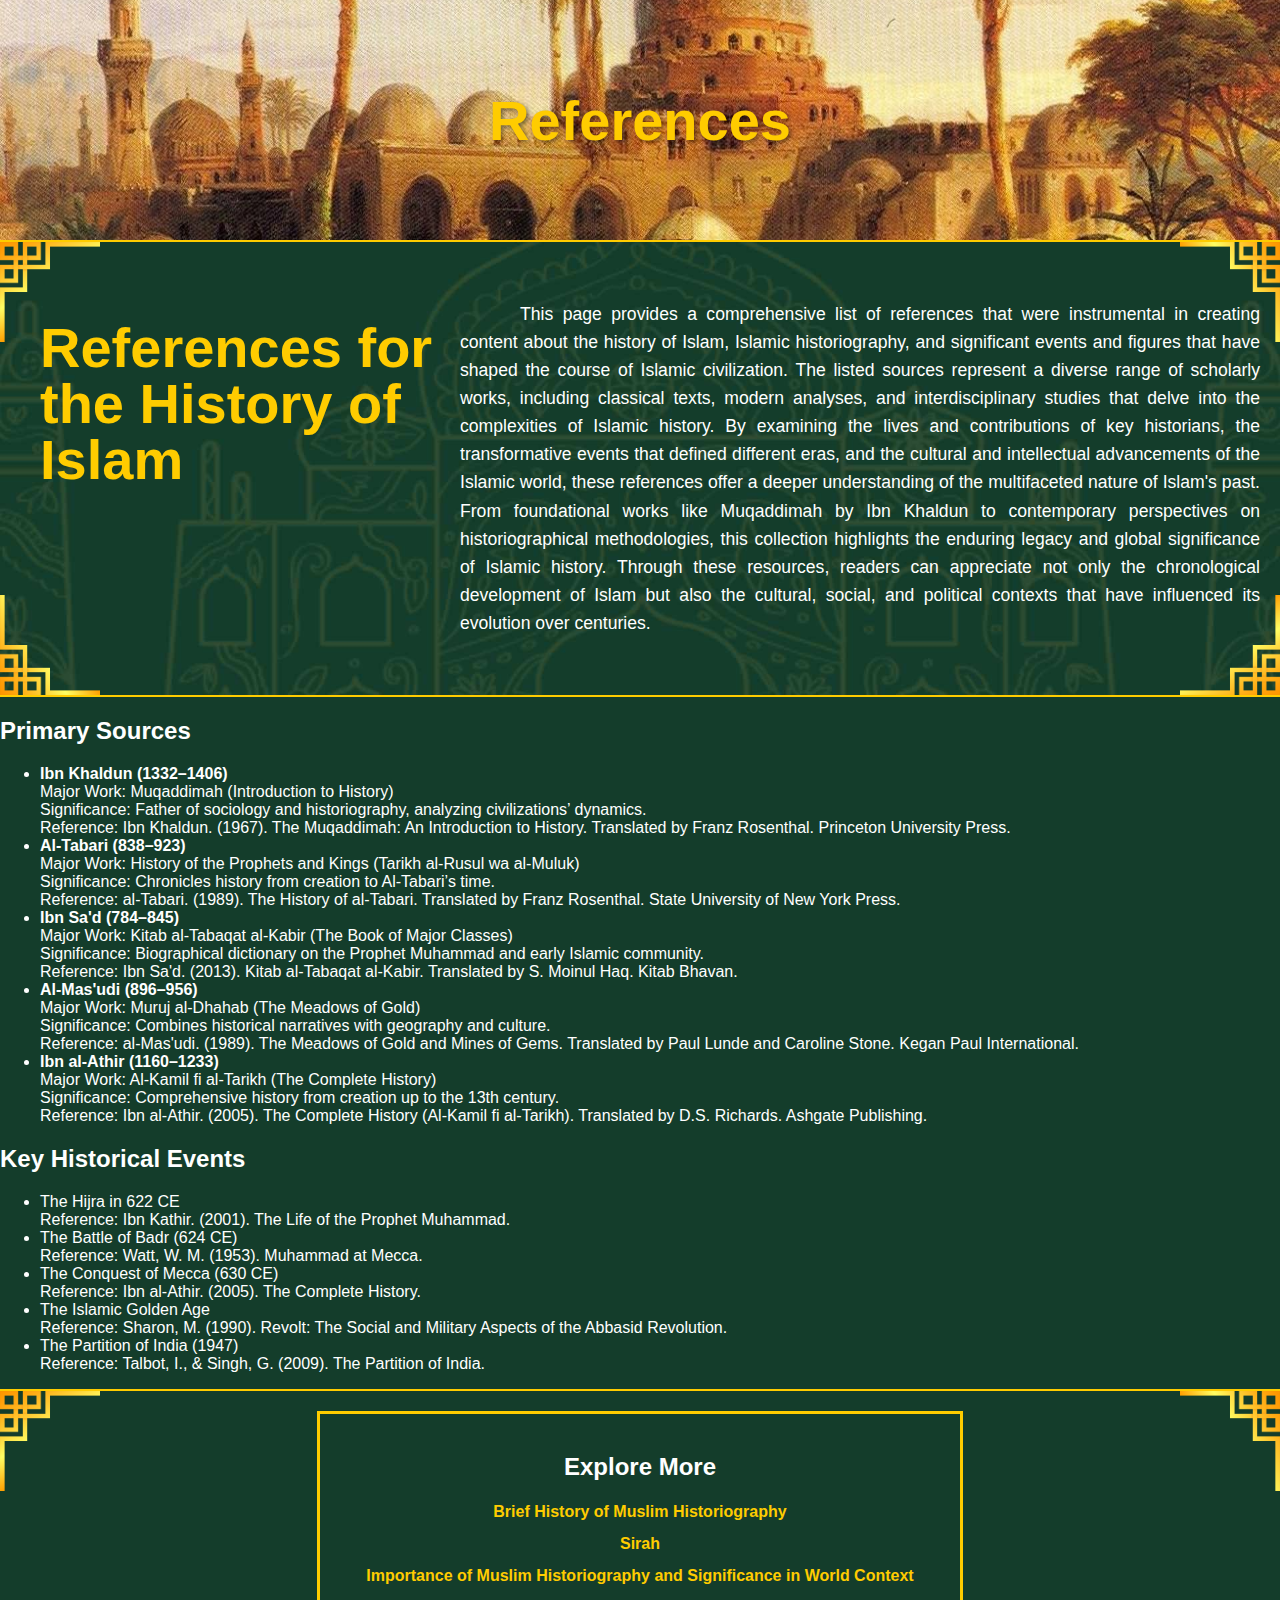
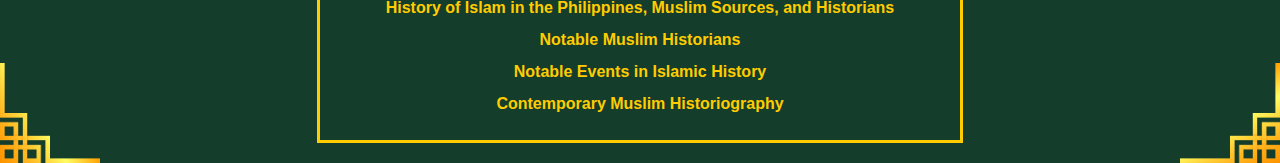
<file: 8th.html>
<!DOCTYPE html>
<html lang="en">
<head>
    <meta charset="UTF-8">
    <meta name="viewport" content="width=device-width, initial-scale=1.0">
    <title>References</title>
    <link rel="stylesheet" href="styles.css"> <!-- Link to the existing CSS file -->
</head>
<body>
    <!-- Header Section -->
    <header class="contemporary-header">
        <div class="header-content-contemporary">
            <h1>References</h1>
        </div>
    </header>

    <!-- Description Block Section -->
    <div class="contemporary-description description-block">
        <div class="description-content">
            <div class="history-title">
                <h1>References for the History of Islam</h1>
            </div>
            <div class="history-content">
                <p>This page provides a comprehensive list of references that were instrumental in creating content about the history of Islam, Islamic historiography, and significant events and figures that have shaped the course of Islamic civilization. The listed sources represent a diverse range of scholarly works, including classical texts, modern analyses, and interdisciplinary studies that delve into the complexities of Islamic history. By examining the lives and contributions of key historians, the transformative events that defined different eras, and the cultural and intellectual advancements of the Islamic world, these references offer a deeper understanding of the multifaceted nature of Islam's past. From foundational works like Muqaddimah by Ibn Khaldun to contemporary perspectives on historiographical methodologies, this collection highlights the enduring legacy and global significance of Islamic history. Through these resources, readers can appreciate not only the chronological development of Islam but also the cultural, social, and political contexts that have influenced its evolution over centuries.</p>
            </div>
        </div>

        <!-- Corner designs for description block -->
        <div class="corner-top-left"></div>
        <div class="corner-top-right"></div>
        <div class="corner-bottom-left"></div>
        <div class="corner-bottom-right"></div>
    </div>

    <!-- References Block Section -->
    <section class="references-list">
        <div class="references-wrapper">
            <h2>Primary Sources</h2>
            <ul>
                <li>
                    <strong>Ibn Khaldun (1332–1406)</strong><br>
                    Major Work: Muqaddimah (Introduction to History)<br>
                    Significance: Father of sociology and historiography, analyzing civilizations’ dynamics.<br>
                    Reference: Ibn Khaldun. (1967). The Muqaddimah: An Introduction to History. Translated by Franz Rosenthal. Princeton University Press.
                </li>
                <li>
                    <strong>Al-Tabari (838–923)</strong><br>
                    Major Work: History of the Prophets and Kings (Tarikh al-Rusul wa al-Muluk)<br>
                    Significance: Chronicles history from creation to Al-Tabari’s time.<br>
                    Reference: al-Tabari. (1989). The History of al-Tabari. Translated by Franz Rosenthal. State University of New York Press.
                </li>
                <li>
                    <strong>Ibn Sa'd (784–845)</strong><br>
                    Major Work: Kitab al-Tabaqat al-Kabir (The Book of Major Classes)<br>
                    Significance: Biographical dictionary on the Prophet Muhammad and early Islamic community.<br>
                    Reference: Ibn Sa'd. (2013). Kitab al-Tabaqat al-Kabir. Translated by S. Moinul Haq. Kitab Bhavan.
                </li>
                <li>
                    <strong>Al-Mas'udi (896–956)</strong><br>
                    Major Work: Muruj al-Dhahab (The Meadows of Gold)<br>
                    Significance: Combines historical narratives with geography and culture.<br>
                    Reference: al-Mas'udi. (1989). The Meadows of Gold and Mines of Gems. Translated by Paul Lunde and Caroline Stone. Kegan Paul International.
                </li>
                <li>
                    <strong>Ibn al-Athir (1160–1233)</strong><br>
                    Major Work: Al-Kamil fi al-Tarikh (The Complete History)<br>
                    Significance: Comprehensive history from creation up to the 13th century.<br>
                    Reference: Ibn al-Athir. (2005). The Complete History (Al-Kamil fi al-Tarikh). Translated by D.S. Richards. Ashgate Publishing.
                </li>
            </ul>

            <h2>Key Historical Events</h2>
            <ul>
                <li>The Hijra in 622 CE<br> Reference: Ibn Kathir. (2001). The Life of the Prophet Muhammad.</li>
                <li>The Battle of Badr (624 CE)<br> Reference: Watt, W. M. (1953). Muhammad at Mecca.</li>
                <li>The Conquest of Mecca (630 CE)<br> Reference: Ibn al-Athir. (2005). The Complete History.</li>
                <li>The Islamic Golden Age<br> Reference: Sharon, M. (1990). Revolt: The Social and Military Aspects of the Abbasid Revolution.</li>
                <li>The Partition of India (1947)<br> Reference: Talbot, I., & Singh, G. (2009). The Partition of India.</li>
            </ul>
        </div>
        
    </section>
    <section class="navigation">
        <div class="navigation-wrapper">
            <h2>Explore More</h2>
            <ul>
                <li><a href="index.html">Brief History of Muslim Historiography</a></li>
                <li><a href="2nd.html">Sirah</a></li>
                <li><a href="3rd.html">Importance of Muslim Historiography and Significance in World Context</a></li>
                <li><a href="4th.html">History of Islam in the Philippines, Muslim Sources, and Historians</a></li>
                <li><a href="5th.html">Notable Muslim Historians</a></li>
                <li><a href="7th.html">Notable Events in Islamic History</a></li>
                <li><a href="6th.html">Contemporary Muslim Historiography</a></li>
            </ul>
        </div>
        <!-- Corner designs for navigation block -->
        <div class="nav-corner-top-left"></div>
        <div class="nav-corner-top-right"></div>
        <div class="nav-corner-bottom-left"></div>
        <div class="nav-corner-bottom-right"></div>
    </section>
</body>
</html>
</file>
<file: styles.css>
/* General Styles */
body {
    font-family: Arial, sans-serif;
    margin: 0;
    padding: 0;
    background-color: #143d2b; /* Dark Green background */
    color: #ffffff; /* White text for contrast */
}

/* Slideshow Styles */
.slideshow-container {
    position: relative;
    max-width: 100%;
    width: 100%;
    height: 240px;
    margin: auto;
    overflow: hidden;
}

.slideshow-title {
    position: absolute;
    top: 50%;
    left: 50%;
    transform: translate(-50%, -50%);
    color: #ffcc00;
    font-size: 4.3em;
    font-weight: bold;
    text-shadow: 2px 2px 5px rgba(0, 0, 0, 0.5);
    z-index: 2;
    text-align: center;
}

.mySlides {
    display: none;
    width: 100%;
    height: 100%;
    background-size: cover;
    background-position: center;
}

.dots-container {
    text-align: center;
    position: absolute;
    bottom: 15px;
    width: 100%;
}

.dot {
    height: 15px;
    width: 15px;
    margin: 0 5px;
    background-color: #bbb;
    border-radius: 50%;
    display: inline-block;
    transition: background-color 0.6s ease;
    cursor: pointer;
}

.dot.active {
    background-color: #ffcc00;
}

/* Description Block Styling */
.description-block {
    position: relative;
    background-image: url('images/bg.jpg');
    background-size: cover;
    background-position: center;
    padding: 30px;
    color: #ffffff;
    display: flex;
    border-top: 2px solid #ffcc00;
    border-bottom: 2px solid #ffcc00;
    flex-direction: column; /* Allow stacking of elements */
    height: auto; /* Changed from fixed height */
}

.description-content {
    display: flex;
    align-items: flex-start;
    width: 100%;
    padding: 10px;
    position: relative;
    z-index: 2;
    flex-grow: 1; /* Allow content to take available space */
}


.history-title {
    flex: 1;
    text-align: left;
}

.history-title h1 {
    font-size: 3.5em;
    color: #ffcc00;
    line-height: 1;
}

.history-content {
    flex: 2;
    text-align: justify;
    padding-left: 20px;
}

.history-content p {
    color: #ffffff;
    line-height: 1.6;
    font-size: 1.1em;
    text-indent: 60px;
}

.description-block::before {
    content: "";
    position: absolute;
    top: 0;
    left: 0;
    width: 100%;
    height: 100%;
    background-color: rgba(255, 255, 255, 0.532);
    z-index: 1;
}

/* Corner designs for description block */
.corner-top-left,
.corner-top-right,
.corner-bottom-left,
.corner-bottom-right {
    position: absolute;
    background-image: url('images/vecteezy_golden-china-corner-pattern-border-frame-design-for_36090302.png');
    background-size: contain;
    background-repeat: no-repeat;
    width: 100px;
    height: 100px;
    z-index: 3;
}

.corner-top-left { top: 0; left: 0; transform: rotate(90deg); }
.corner-top-right { top: 0; right: 0; transform: rotate(180deg); }
.corner-bottom-left { bottom: 0; left: 0; transform: rotate(360deg); }
.corner-bottom-right { bottom: 0; right: 0; transform: rotate(270deg); }

/* Navigation Section */
.navigation {
    background-color: #143d2b; /* Change as needed */
    padding: 20px;
    text-align: center;
    border-top: 2px solid #ffcc00; /* Optional: keep or adjust */
    position: relative; /* Position relative to contain corner designs */
}

.navigation a {
    font-size: 1em; /* Adjust this value as needed */
    text-decoration: none;
    color: #ffcc00; /* Default link color */
    font-weight: bold;
    transition: color 0.3s ease;
}


.navigation-wrapper {
    border: 3px solid #ffcc00; /* Yellow border */
    padding: 20px; /* Padding inside the box */
    width: 80%; /* Example: set width to 80% of the container */
    max-width: 600px; /* Example: set maximum width */
    margin: 0 auto; /* Center the box horizontally */
}

/* Heading inside the navigation */
.navigation h2 {
    color: #ffffff; /* Change color as needed */
    margin-bottom: 15px; /* Space below the heading */
}

/* Align navigation items */
.navigation ul {
    list-style-type: none;
    padding: 0;
    margin: 0;
    display: flex;
    flex-direction: column;
    align-items: center;
}

.navigation li { 
    margin: 7px 0; 
}

.navigation a {
    text-decoration: none;
    color: #ffcc00; /* Default link color */
    font-weight: bold;
    transition: color 0.3s ease; /* Smooth transition for hover effect */
}

/* Change hover color for better readability */
.navigation a:hover {
    color: #ffffff; /* White color on hover for better contrast */
    background-color: #ffcc00; /* Add a yellow background on hover */
    padding: 5px 10px; /* Padding to create space around text */
    border-radius: 5px; /* Rounded corners for hover effect */
}

/* Corner designs for navigation block */
.nav-corner-top-left,
.nav-corner-top-right,
.nav-corner-bottom-left,
.nav-corner-bottom-right {
    position: absolute;
    background-image: url('images/vecteezy_golden-china-corner-pattern-border-frame-design-for_36090302.png');
    background-size: contain;
    background-repeat: no-repeat;
    width: 100px;
    height: 100px;
    z-index: 3;
}

/* Position each corner within navigation */
.nav-corner-top-left { top: 0; left: 0; transform: rotate(90deg); }
.nav-corner-top-right { top: 0; right: 0; transform: rotate(180deg); }
.nav-corner-bottom-left { bottom: 0; left: 0; transform: rotate(0deg); }
.nav-corner-bottom-right { bottom: 0; right: 0; transform: rotate(270deg); }

/* Sirah Page Header */
.sirah-header {
    background-image: url('images/1884713.jpg'); /* Replace with your desired image */
    background-size: cover;
    background-position: center;
    height: 240px;
    display: flex;
    align-items: center;
    justify-content: center;
}

.sirah-header .header-content-sirah h1 {
    color: #ffcc00;
    font-size: 4em;
    font-weight: bold;
    text-shadow: 2px 2px 5px rgba(0, 0, 0, 0.5);
    text-align: center;
}

.history-title-sirah h1 {
    font-size: 3.5em;
    color: #ffcc00;
    line-height: 1;
}

.history-title-sirah h1 {
    margin-top: 20px; /* Adjust the top margin */
    text-align: center; /* Center the text if desired */
    position: relative;
    padding: 50px; /* Add padding as needed */
    top: -60px;
}

/* Styles for the Sirah page's description block */
.sirah-description {
    background-image: url('images/bg.jpg'); /* Replace with the path to your Sirah page background image */
    background-size: cover; /* Adjust as needed */
    background-position: center; /* Adjust as needed */
}

/* Remove opacity effect for the description block in the Sirah page */
.sirah-description::before {
    display: none; /* Hides the overlay for the Sirah page */
}

/* Change the font color of the description content in the Sirah page to yellow */
.sirah-description .history-content p {
    color: #ffffff; /* Change to yellow */
    line-height: 1.6;
    font-size: 1em;
    text-indent: 60px;
}

/* Existing styles for the index page should remain the same */
.description-block::before {
    content: "";
    position: absolute;
    top: 0;
    left: 0;
    width: 100%;
    height: 100%;
    background-color: rgba(255, 255, 255, 0); /* This is the overlay effect for the index page */
    z-index: 1;
}

.third-header {
    background-image: url('images/importance.jpg'); /* Replace with your desired image */
    background-size: cover;
    background-position: center;
    height: 240px;
    display: flex;
    align-items: center;
    justify-content: center;
}

.third-header .header-content-third h1 {
    color: #ffcc00;
    font-size: 2.5em;
    font-weight: bold;
    text-shadow: 2px 2px 5px rgba(0, 0, 0, 0.5);
    text-align: center;
}

.history-title-third h1 {
    font-size: 3.5em;
    color: #ffcc00;
    line-height: 1;
}

.history-title-third h1 {
    margin-top: 20px; /* Adjust the top margin */
    text-align: center; /* Center the text if desired */
    position: relative;
    padding: 50px; /* Add padding as needed */
    top: -60px;
}

/* Styles for the Sirah page's description block */
.third-description {
    background-image: url('images/bg.jpg'); /* Replace with the path to your Sirah page background image */
    background-size: cover; /* Adjust as needed */
    background-position: center; /* Adjust as needed */
}

/* Remove opacity effect for the description block in the Sirah page */
.third-description::before {
    display: none; /* Hides the overlay for the Sirah page */
}

/* Change the font color of the description content in the Sirah page to yellow */
.third-description .history-content-third p {
    color: #ffffff; /* Change to yellow */
    line-height: 1.6;
    font-size: 1em;
    text-indent: 60px;
}

/* Corner designs for description block */
.corner-top-left,
.corner-top-right,
.corner-bottom-left,
.corner-bottom-right {
    position: absolute;
    background-image: url('images/vecteezy_golden-china-corner-pattern-border-frame-design-for_36090302.png');
    background-size: contain;
    background-repeat: no-repeat;
    width: 100px;
    height: 100px;
    z-index: 3;
}

.corner-top-left { top: 0; left: 0; transform: rotate(90deg); }
.corner-top-right { top: 0; right: 0; transform: rotate(180deg); }
.corner-bottom-left { bottom: 0; left: 0; transform: rotate(0deg); }
.corner-bottom-right { bottom: 0; right: 0; transform: rotate(270deg); }

.philippines-header {
    background-image: url('images/islam-in-Philippines.jpg'); /* Replace with your desired image */
    background-size: cover;
    background-position: center;
    height: 240px;
    display: flex;
    align-items: center;
    justify-content: center;
}

.philippines-header .header-content-philippines h1 {
    color: #ffcc00;
    font-size: 3.5em;
    font-weight: bold;
    text-shadow: 2px 2px 5px rgba(0, 0, 0, 0.5);
    text-align: center;
}

.history-title-philippines h1 {
    font-size: 2.1em;
    color: #ffcc00;
    line-height: 1;
    padding-top: -10%;
    margin-top: 2%;
}

/* Corner designs for description block */
.corner-top-left-philippines,
.corner-top-right-philippines,
.corner-bottom-left-philippines,
.corner-bottom-right-philippines {
    position: absolute;
    background-image: url('images/vecteezy_golden-china-corner-pattern-border-frame-design-for_36090302.png');
    background-size: contain;
    background-repeat: no-repeat;
    width: 100px;
    height: 100px;
    z-index: 3;
}

.corner-top-left-philippines { top: 0; left: 0; transform: rotate(90deg); }
.corner-top-right-philippines { top: 0; right: 0; transform: rotate(180deg); }
.corner-bottom-left-philippines { bottom: 0; left: 0; transform: rotate(0deg); }
.corner-bottom-right-philippines { bottom: 0; right: 0; transform: rotate(270deg); }

.contemporary-header {
    background-image: url('images/contemporary.jpg'); /* Replace with your desired image */
    background-size: cover;
    background-position: center;
    height: 240px;
    display: flex;
    align-items: center;
    justify-content: center;
}

.contemporary-header .header-content-contemporary h1 {
    color: #ffcc00;
    font-size: 3.5em;
    font-weight: bold;
    text-shadow: 2px 2px 5px rgba(0, 0, 0, 0.5);
    text-align: center;
}

.history-title-contemporary h1 {
    font-size: 3.5em;
    color: #ffcc00;
    line-height: 1;
}

.history-title-contemporary h1 {
    margin-top: 20px; /* Adjust the top margin */
    text-align: center; /* Center the text if desired */
    position: relative;
    padding: 50px; /* Add padding as needed */
    top: -60px;
}

/* Styles for the Sirah page's description block */
.contemporary-description {
    background-image: url('images/bg.jpg'); /* Replace with the path to your Sirah page background image */
    background-size: cover; /* Adjust as needed */
    background-position: center; /* Adjust as needed */
}

/* Remove opacity effect for the description block in the Sirah page */
.contemporary-description::before {
    display: none; /* Hides the overlay for the Sirah page */
}

/* Change the font color of the description content in the Sirah page to yellow */
.contemporary-description .history-content-contemporary p {
    color: #ffffff; /* Change to yellow */
    line-height: 1.6;
    font-size: 1em;
    text-indent: 60px;
}

/* Corner designs for description block */
.corner-top-left,
.corner-top-right,
.corner-bottom-left,
.corner-bottom-right {
    position: absolute;
    background-image: url('images/vecteezy_golden-china-corner-pattern-border-frame-design-for_36090302.png');
    background-size: contain;
    background-repeat: no-repeat;
    width: 100px;
    height: 100px;
    z-index: 3;
}

.notable-header {
    background-image: url('images/notable.png'); /* Replace with your desired image */
    background-size: cover;
    background-position: center;
    height: 240px;
    display: flex;
    align-items: center;
    justify-content: center;
}

.notable-header .header-content-notable h1 {
    color: #ffcc00;
    font-size: 3.5em;
    font-weight: bold;
    text-shadow: 2px 2px 5px rgba(0, 0, 0, 0.5);
    text-align: center;
}

/* Styles specific to .description-block-notable for 5th.html */
/* Ensure the container adjusts to the image size */
.description-block-notable {
    position: relative;
    margin: 0; /* Remove any margin to ensure no extra space */
    padding: 0; /* Remove padding to eliminate white space */
    border: none; /* Remove border to show only the image */
    background-color: transparent; /* Transparent background */
    border-radius: 10px; /* Optional, adds rounded corners to the image */
    overflow: hidden; /* Ensures no extra space around the image */
    display: flex;
    align-items: center;
    justify-content: center;
    width: 100%; /* Full width of the container */
}



/* Styles to make the image fill the container */
.description-block-notable .entry-image {
    width: 100%; /* Full width of the container */
    height: 100%; /* Full height of the container */
    object-fit: cover; /* Ensures the image fully covers the container */
    display: block;
    border-radius: 10px; /* Optional rounded corners */
}

/* Entry container */
.description-block-notable .entry-container {
    position: relative;
    width: 100%;
}

.description-block-notable .entry {
    display: none; /* Hide all entries by default */
}

.description-block-notable .entry.active {
    display: block; /* Show only the active entry */
}

/* Next button specific to .description-block-notable */
.description-block-notable .next-button {
    position: absolute;
    right: 15px;
    bottom: 250px;
    padding: 10px;
    font-size: 30px; /* Larger size for arrow icon */
    color: #ffffff;
    background-color: transparent;
    border: none;
    cursor: pointer;
    transition: color 0.3s;
    border-radius: 50%; /* Circular button */
    width: 40px;
    height: 40px;
    display: flex;
    align-items: center;
    justify-content: center;
}

.description-block-notable .next-button:hover {
    color: #fec702; /* Change arrow color on hover */
    background-color: rgba(0, 0, 0, 0.1); /* Light background on hover */
}

/* Previous button specific to .description-block-notable */
.description-block-notable .prev-button {
    position: absolute;
    left: 15px; /* Position it to the left of the block */
    bottom: 250px; /* Same height as the next button, adjust if needed */
    padding: 10px;
    font-size: 30px; /* Match the size of the next button */
    color: #fff;
    background-color: transparent;
    border: none;
    cursor: pointer;
    transition: color 0.3s;
    border-radius: 50%; /* Circular button */
    width: 40px;
    height: 40px;
    display: flex;
    align-items: center;
    justify-content: center;
    transform: rotate(180deg); /* Rotate the arrow to the left */
}

.description-block-notable .prev-button:hover {
    color: #fec702; /* Change arrow color on hover */
    background-color: rgba(0, 0, 0, 0.1); /* Light background on hover */
}

.events-header {
    background-image: url('images/yehey.jpeg'); /* Replace with your desired image */
    background-size: cover;
    background-position: center;
    height: 240px;
    display: flex;
    align-items: center;
    justify-content: center;
}

.events-header .header-content-events h1 {
    color: #ffcc00;
    font-size: 3em;
    font-weight: bold;
    text-shadow: 2px 2px 5px rgba(0, 0, 0, 0.5);
    text-align: center;
}

.history-title-events h1 {
    font-size: 3.5em;
    color: #ffcc00;
    line-height: 1;
}

.history-title-events h1 {
    margin-top: 20px; /* Adjust the top margin */
    text-align: center; /* Center the text if desired */
    position: relative;
    padding: 50px; /* Add padding as needed */
    top: 50px;
}

.history-title-events {
    margin-top: 20px; /* Adjust this value to move title lower */
    text-align: center; /* Ensure it's centered */
}

/* For positioning the image manually to the right */
.supporting-image-events {
    display: block;
    max-width: 80%; /* Adjust based on desired size */
    margin-left: auto;
    margin-right: 0;
    position: relative;
    left: 10px; /* Adjust this value to move image right */
}

/* Styles for the Sirah page's description block */
.events-description {
    background-image: url('images/bg.jpg'); /* Replace with the path to your Sirah page background image */
    background-size: cover; /* Adjust as needed */
    background-position: center; /* Adjust as needed */
}

/* Remove opacity effect for the description block in the Sirah page */
.events-description::before {
    display: none; /* Hides the overlay for the Sirah page */
}

/* Change the font color of the description content in the Sirah page to yellow */
.events-description .history-content p {
    color: #ffffff; /* Change to yellow */
    line-height: 1.6;
    font-size: 1em;
    text-indent: 60px;
}

/* Existing styles for the index page should remain the same */
.description-block::before {
    content: "";
    position: absolute;
    top: 0;
    left: 0;
    width: 100%;
    height: 100%;
    background-color: rgba(255, 255, 255, 0); /* This is the overlay effect for the index page */
    z-index: 1;
}


/* Supporting Image Style for Notable Historians */
.supporting-image-historians {
    position: relative; /* Change to relative for flow */
    max-width: 50%; /* Limit image width */
    height: auto; /* Maintain aspect ratio */
    margin: 20px auto; /* Center image */
}

.supporting-image-events {
    max-width: 100%;  /* Ensures the image does not exceed the container width */
    height: auto;     /* Maintains aspect ratio */
    margin-bottom: 10px; /* Adds spacing below the image */
}



/* Supporting Image Styles */
.supporting-image {
    position: absolute; /* Keep absolute positioning */
    left: 20px; /* Keep the image aligned to the left edge of the screen */
    top: 140px; /* Adjust this value to move the image down */
    max-width: 20%; /* Adjust size as needed */
    height: auto; /* Maintain aspect ratio */
}

.supporting-image-philippines {
    position: absolute; /* Keep absolute positioning */
    left: 70px; /* Keep the image aligned to the left edge of the screen */
    top: 140px; /* Adjust this value to move the image down */
    max-width: 90%; /* Adjust size as needed */
    height: auto; /* Maintain aspect ratio */
}

/* Default styling for smaller screens */
.supporting-image-events {
    width: 100%;  /* Allows flexibility on mobile */
    height: auto;
    max-width: 500px;  /* Optional: limits the size on larger screens */
    margin: 0 auto;  /* Centers the image */
}

/* Apply a fixed size for larger screens */
@media (min-width: 768px) {
    .supporting-image-events {
        width: 400px;  /* Fixed width for larger screens */
        height: auto;  /* Maintains the aspect ratio */
    }
}

@media (min-width: 1024px) {
    .supporting-image-events {
        width: 500px;  /* Adjusted width for desktop screens */
    }
}


/* Media Queries */
@media (max-width: 768px) {
    .description-block {
        flex-direction: column; /* Stack elements vertically on smaller screens */
        padding: 20px; /* Reduce padding */
    }

    .slideshow-title {
        font-size: 4.3em; /* Default large size */
    }
    @media (max-width: 768px) {
        .slideshow-title {
            font-size: 6vw; /* Scales with screen width */
        }
    }

    @media (max-width: 768px) {
        .description-block {
            padding: 15px; /* Reduced padding for mobile */
        }
        .history-title h1 {
            font-size: 2.5em; /* Reduce font size for mobile */
        }
    }
    
    @media (max-width: 768px) {
        .description-content {
            flex-direction: column; /* Stack items on mobile */
        }
        .history-title, .history-content {
            flex: 1; /* Equal distribution of space */
        }
    }

    @media (max-width: 768px) {
    .corner-top-left, .corner-top-right, .corner-bottom-left, .corner-bottom-right {
        width: 50px; /* Smaller corner size */
        height: 50px;
    }
}

@media (max-width: 768px) {
    .slideshow-container {
        height: 180px; /* Reduce height for smaller screens */
    }
}

    .history-title {
        text-align: center; /* Center the title on smaller screens */
    }

    .history-title h1 {
        font-size: 2.5em; /* Adjust font size for smaller screens */
    }

    .history-content {
        padding-left: 0; /* Remove padding on smaller screens */
        font-size: 0.9em; /* Adjust font size */
    }

    .supporting-image {
        max-width: 40%; /* Adjust image size for smaller screens */
        left: 0; /* Center image */
        top: 20px; /* Adjust top position */
        margin: 0 auto; /* Center the image */
    }

    .navigation-wrapper {
        width: 90%; /* Adjust width for smaller screens */
        padding: 10px; /* Reduce padding */
    }

    .section-title {
        font-size: 2.5em; /* Smaller title on mobile */
    }

    .section-content {
        font-size: 0.9em; /* Smaller font for content on mobile */
    }

    .next-button {
        font-size: 1em; /* Smaller button text on mobile */
        padding: 8px 15px; /* Adjust padding */
    }

    .supporting-image-historians, .supporting-image-events {
        max-width: 80%; /* Wider on mobile */
    }
    /* Media query for mobile devices */
@media (max-width: 768px) {
    .next-button, .previous-button {
        font-size: 0.8em; /* Smaller font size */
        padding: 5px 10px; /* Reduced padding */
        width: 20px; /* Adjust width as needed */
        height: auto; /* Keep the height auto for natural scaling */
    }
}


    @media (max-width: 768px) {
        .slideshow-title {
            font-size: 2em; /* Smaller font on mobile */
        }
        .history-title h1 {
            font-size: 2em; /* Reduced font size for titles */
        }
        .navigation-wrapper {
            width: 90%;
            padding: 10px; /* Smaller padding on mobile */
        }
    }

    /* Mobile-specific adjustments */
@media (max-width: 768px) {
    /* Adjust large font sizes */
    .slideshow-title {
        font-size: 2.5em;
    }

    .history-title h1 {
        font-size: 2.2em;
    }

    /* Reduce padding and size of description blocks */
    .description-block {
        padding: 15px;
    }

    /* Scale down corner designs for smaller screens */
    .corner-top-left, .corner-top-right, .corner-bottom-left, .corner-bottom-right {
        width: 50px;
        height: 50px;
    }

    /* Navigation adjustments */
    .navigation-wrapper {
        width: 90%;
        padding: 10px;
    }

    /* Decrease image height for headers to reduce space usage */
    .sirah-header, .third-header, .philippines-header, .contemporary-header {
        height: 150px;
    }
}
@media only screen and (max-width: 768px) {
    /* Ensure description block fits properly */
    .description-block {
        padding: 20px;
        flex-direction: column; /* Stack content vertically on mobile */
        height: auto; /* Allow dynamic height */
    }

    /* Adjust image size for mobile */
    .description-content {
        padding-left: 0; /* Remove padding on smaller screens */
    }

    .history-title h1 {
        font-size: 2.5em; /* Adjust title size */
        text-align: center;
    }

    .history-content p {
        font-size: 1em; /* Adjust font size for better readability */
        text-align: justify;
    }

    /* Slideshow adjustments */
    .slideshow-container {
        height: 180px; /* Decrease height for mobile */
    }

    .mySlides {
        background-size: cover;
        background-position: center;
        height: 100%;
    }
}
@media only screen and (max-width: 768px) {
    .next-button, .previous-button {
        position: absolute;
        top: 50%;
        transform: translateY(-50%);
        background-color: #ffcc00;
        color: #fff;
        padding: 10px 20px;
        font-size: 1em;
        border-radius: 5px;
        z-index: 10;
    }

    .next-button {
        right: 10px;
    }

    .previous-button {
        left: 10px;
    }
}
@media only screen and (max-width: 768px) {
    .navigation ul {
        flex-direction: column; /* Stack navigation links */
        padding: 0;
        margin: 0;
    }

    .navigation li {
        margin: 15px 0; /* Increased margin for easier touch */
    }
}
@media only screen and (max-width: 768px) {
    .sirah-header, .third-header, .philippines-header, .contemporary-header {
        height: 180px; /* Adjust header height for smaller screens */
    }

    .sirah-header .header-content-sirah h1,
    .third-header .header-content-third h1,
    .philippines-header .header-content-philippines h1,
    .contemporary-header .header-content-contemporary h1 {
        font-size: 2.5em; /* Adjust title size */
    }
}
@media (max-width: 768px) {
    .sirah-header .header-content-sirah h1 {
        font-size: 1.8em;
    }
}
@media (max-width: 768px) {
    .philippines-header .header-content-philippines h1 {
        font-size: 1.8em;
    }
}
    .supporting-image-events {
        max-width: 95%;
        margin: 5px 0;
    }
    @media (max-width: 768px) {
        .next-button {
            padding: 10px 20px;
            font-size: 1em; /* Make the button smaller */
        }
    }
    @media (max-width: 768px) {
        .supporting-image-events {
            max-width: 95%;
            margin: 5px 0;
        }
    }
    @media (max-width: 768px) {
        .description-block img {
            max-width: 95%;
        }
    }
    @media (max-width: 768px) {
        .description-block {
            padding: 15px;
            flex-direction: column; /* Stack elements vertically */
            height: auto; /* Allow block height to grow based on content */
        }
    
        .history-title h1, .history-title-philippines h1 {
            font-size: 2.2em; /* Make titles smaller on mobile */
        }
    
        .history-content p {
            font-size: 1em; /* Adjust text size for better readability */
        }
    
}
    /* Media query for mobile devices */
@media (max-width: 768px) {
    /* Adjust padding and alignment */
    .description-block.events-description {
        padding: 15px;
    }

    /* Smaller font sizes for better readability */
    .history-title-events h1 {
        font-size: 1.5em;
    }

    /* Adjust the layout of the image within the description block */
    .supporting-image-events {
        max-width: 90%;    /* Reduces image width to fit better within smaller screens */
        margin-bottom: 15px;
    }

    /* Ensures paragraph text wraps properly */
    .history-content p {
        font-size: 0.9em;   /* Smaller font for readability on small screens */
        line-height: 1.5em; /* Improves readability */
    }
}

}
</file>
